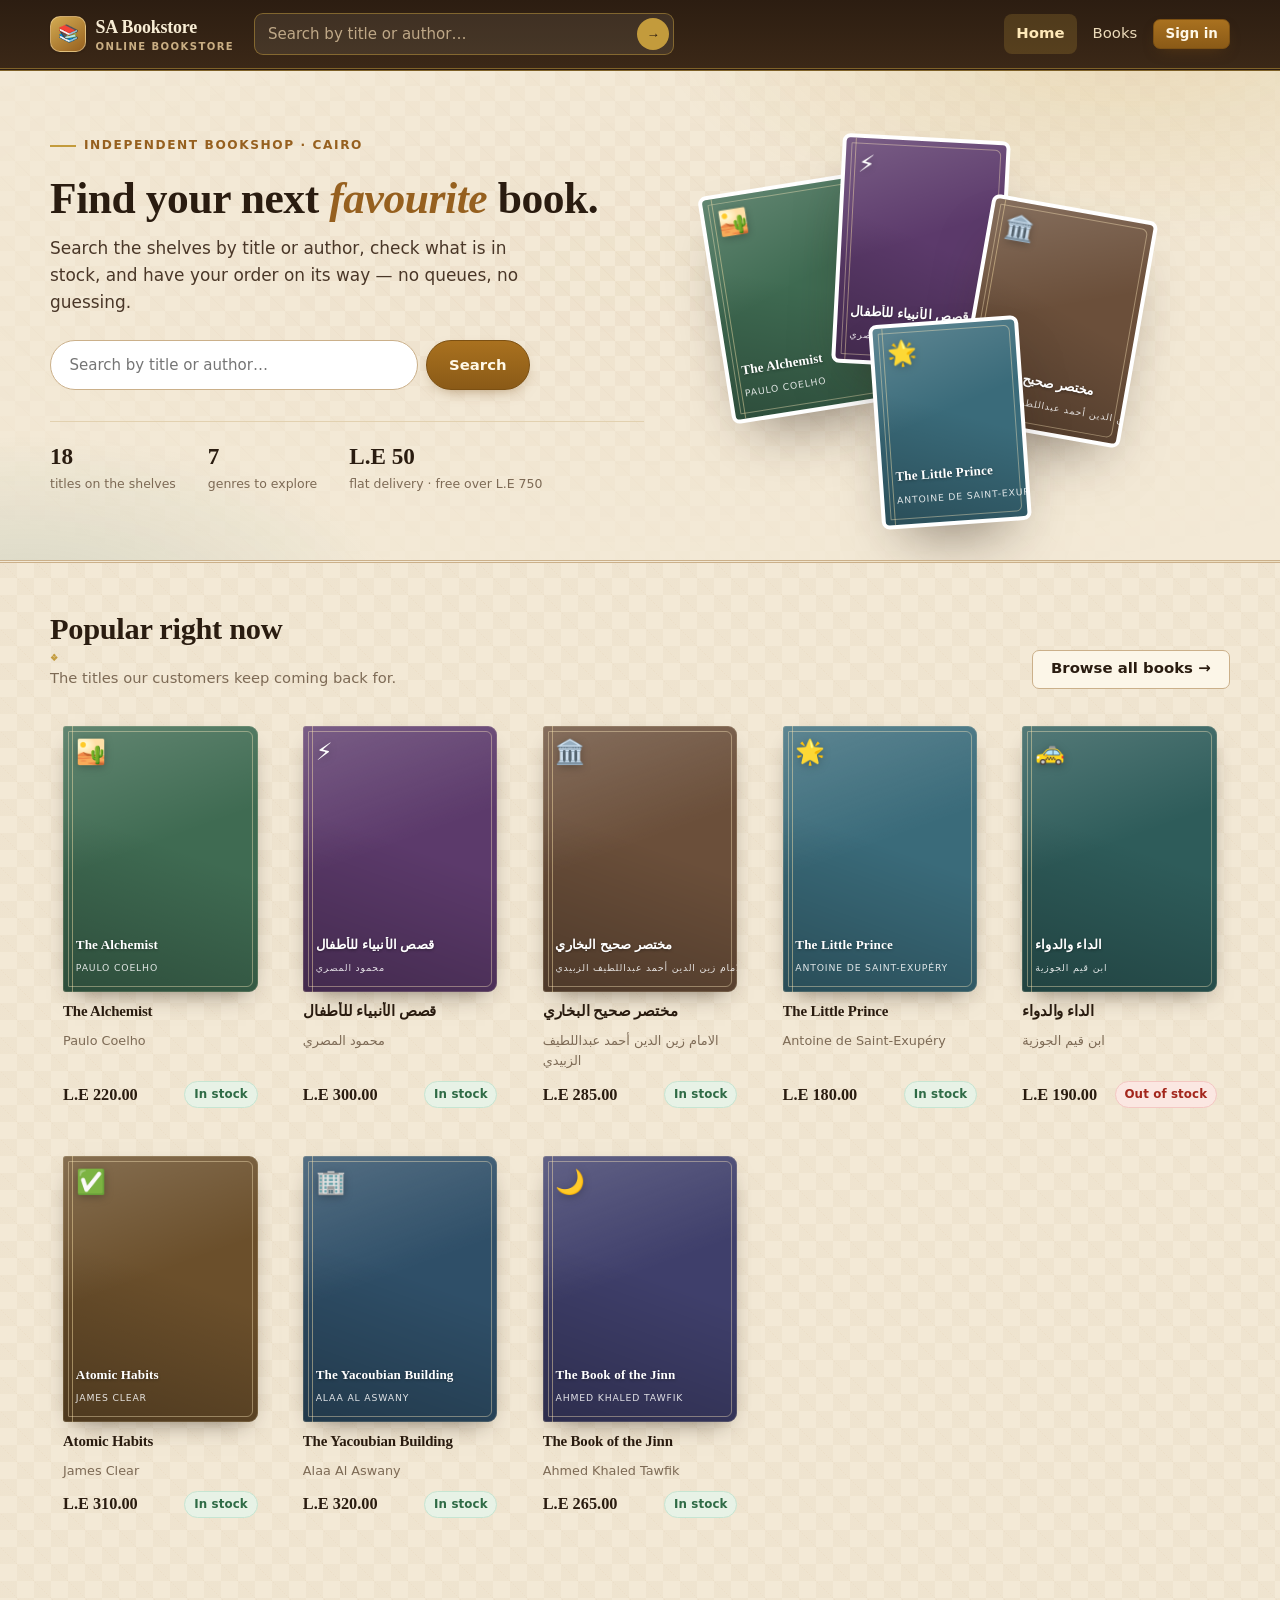
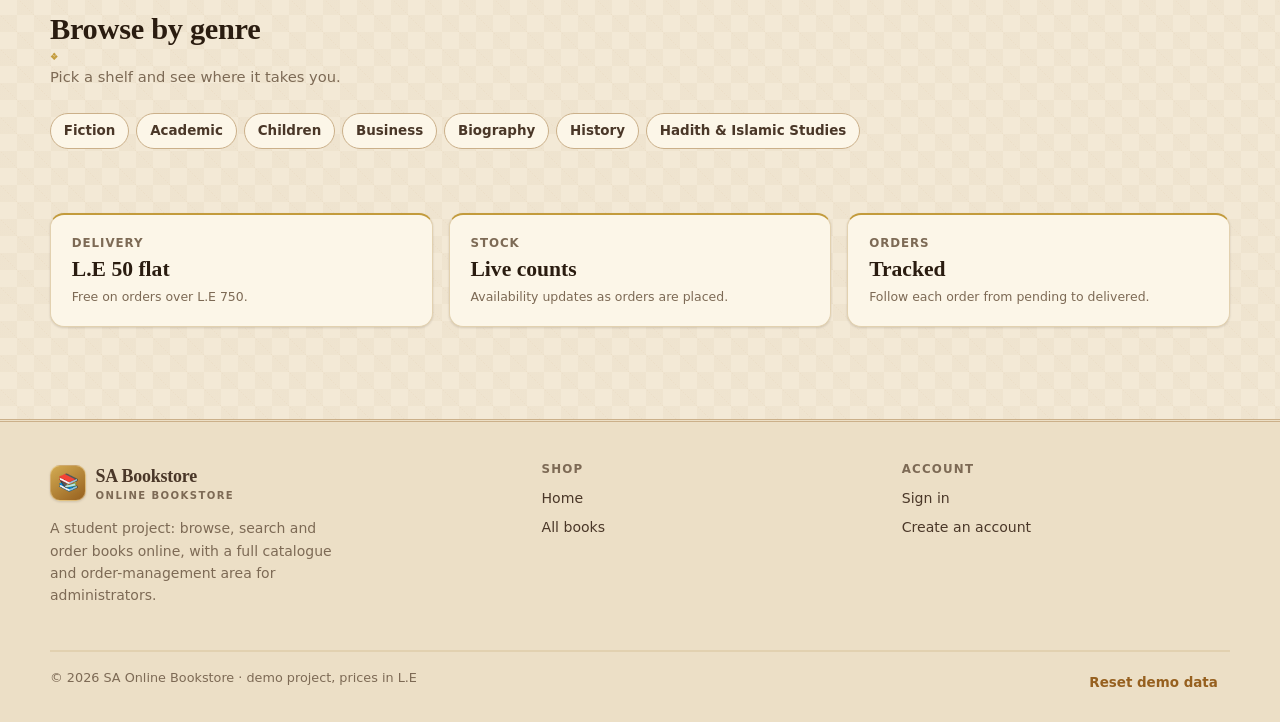
<file: index.html>
<!DOCTYPE html>
<html lang="en">
<head>
  <meta charset="utf-8">
  <meta name="viewport" content="width=device-width, initial-scale=1">
  <title>SA Online Bookstore</title>
  <meta name="description" content="SA Online Bookstore — browse the shelves, order online, pay in Egyptian Pounds.">
  <meta http-equiv="refresh" content="0; url=./Customer's/Index.html">
  <link rel="canonical" href="./Customer's/Index.html">
  <style>
    :root {
      --ink: #2a1c10;
      --paper: #f3e9d6;
      --card: #fcf6e8;
      --line: #e2d1b0;
      --accent: #96601f;
      --accent-2: #744714;
      --serif: "Palatino Linotype", "Book Antiqua", Palatino, "URW Palladio L", Georgia, serif;
      --sans: system-ui, -apple-system, "Segoe UI", Roboto, "Helvetica Neue", Arial, sans-serif;
    }
    * { box-sizing: border-box; }
    body {
      margin: 0;
      min-height: 100vh;
      display: grid;
      place-items: center;
      padding: 24px;
      font-family: var(--sans);
      color: var(--ink);
      background:
        radial-gradient(1200px 600px at 50% -10%, #fff8e6 0%, transparent 60%),
        repeating-linear-gradient(135deg, #f3e9d6 0 14px, #efe3cb 14px 28px);
    }
    .card {
      max-width: 460px;
      width: 100%;
      text-align: center;
      background: var(--card);
      border: 1px solid var(--line);
      border-radius: 16px;
      padding: 40px 32px;
      box-shadow: 0 30px 60px -25px rgba(42, 28, 16, .45);
    }
    .mark { font-size: 40px; line-height: 1; }
    h1 {
      margin: 14px 0 6px;
      font-family: var(--serif);
      font-size: 26px;
      letter-spacing: .01em;
    }
    p { margin: 0 0 22px; color: #7d6a55; font-size: 15px; }
    a.btn {
      display: inline-block;
      padding: 12px 22px;
      border-radius: 10px;
      background: var(--accent);
      color: #fff;
      text-decoration: none;
      font-weight: 600;
      border-bottom: 3px solid var(--accent-2);
    }
    a.btn:hover { background: var(--accent-2); }
    .tiny { margin-top: 18px; font-size: 12px; color: #9a8770; }
  </style>
</head>
<body>
  <main class="card">
    <div class="mark" aria-hidden="true">📚</div>
    <h1>SA Online Bookstore</h1>
    <p>Opening the shop…</p>
    <a class="btn" href="./Customer's/Index.html">Enter the bookstore</a>
    <p class="tiny">Not redirected? Use the button above.</p>
  </main>

  <script>
    // Belt and braces: some browsers ignore meta refresh when it is cached.
    (function () {
      var target = new URL("Customer's/Index.html", document.baseURI).href;
      if (location.href !== target) location.replace(target);
    })();
  </script>
</body>
</html>
</file>
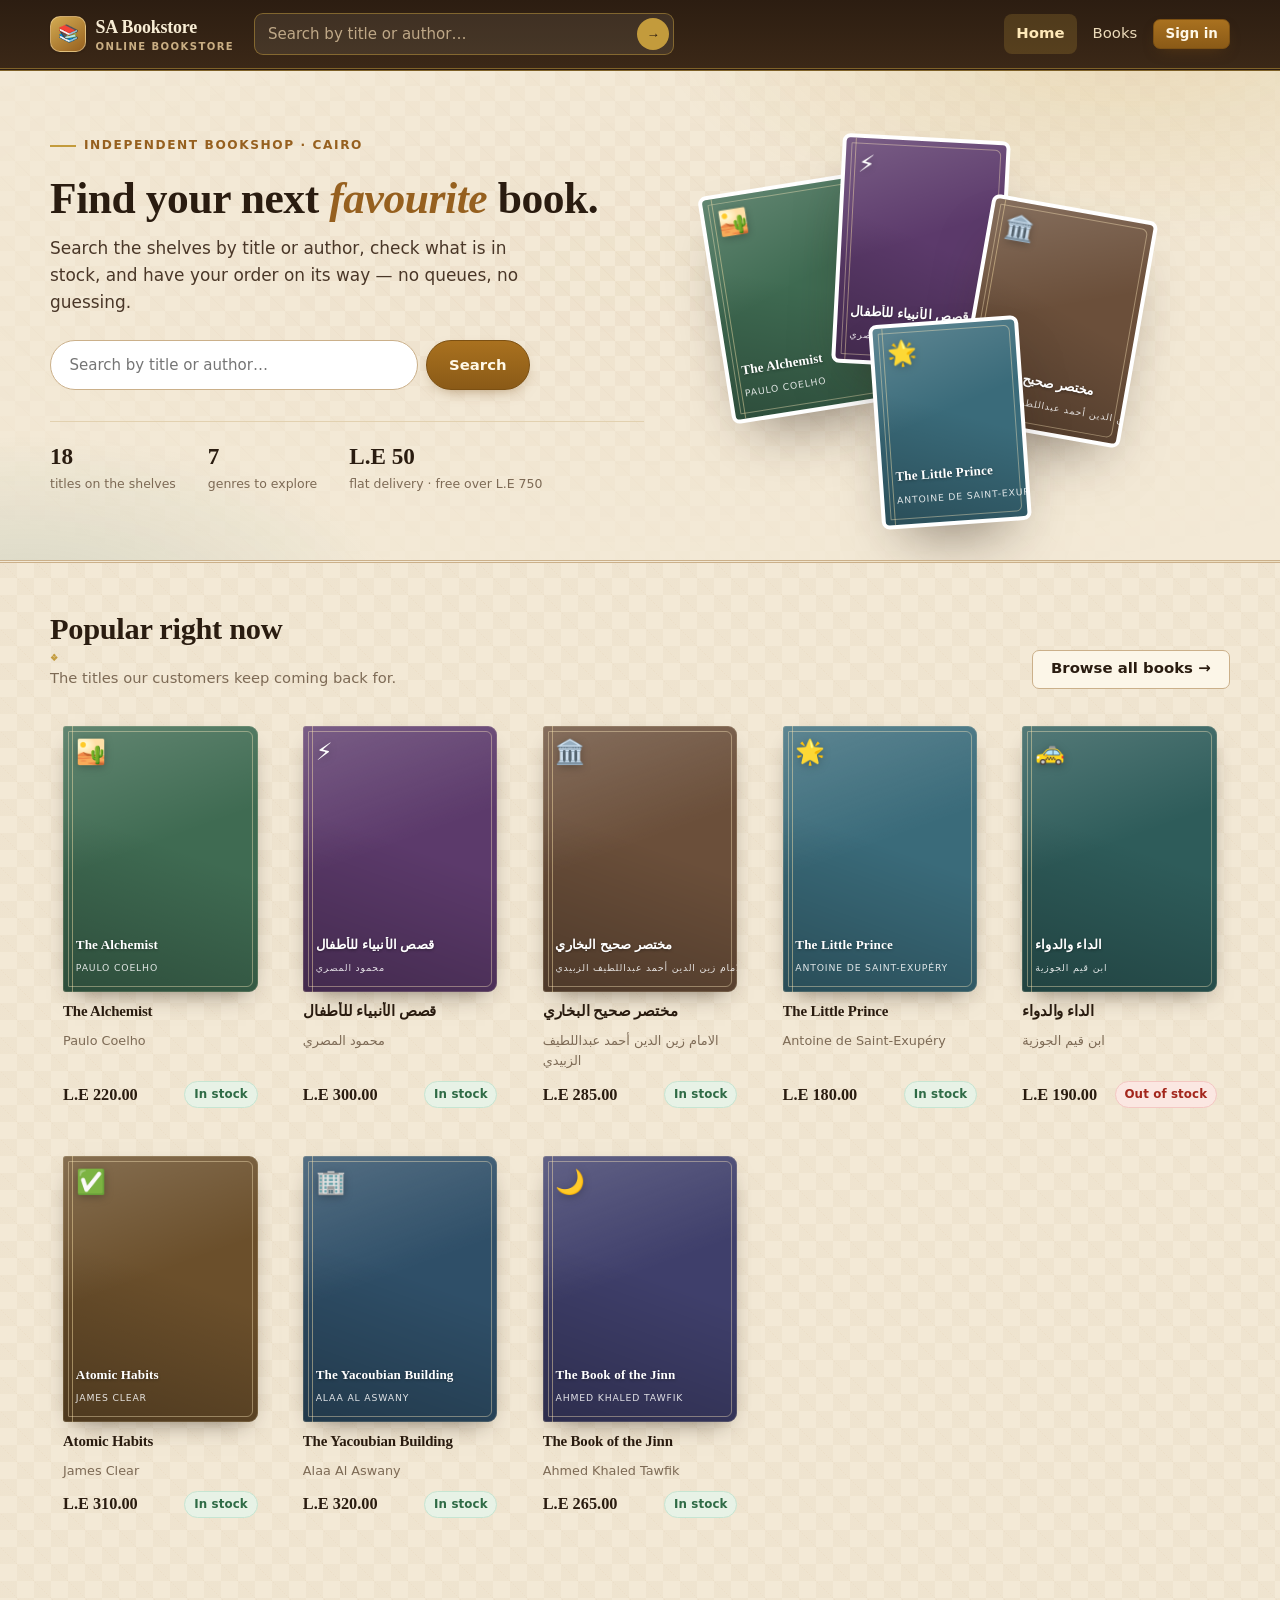
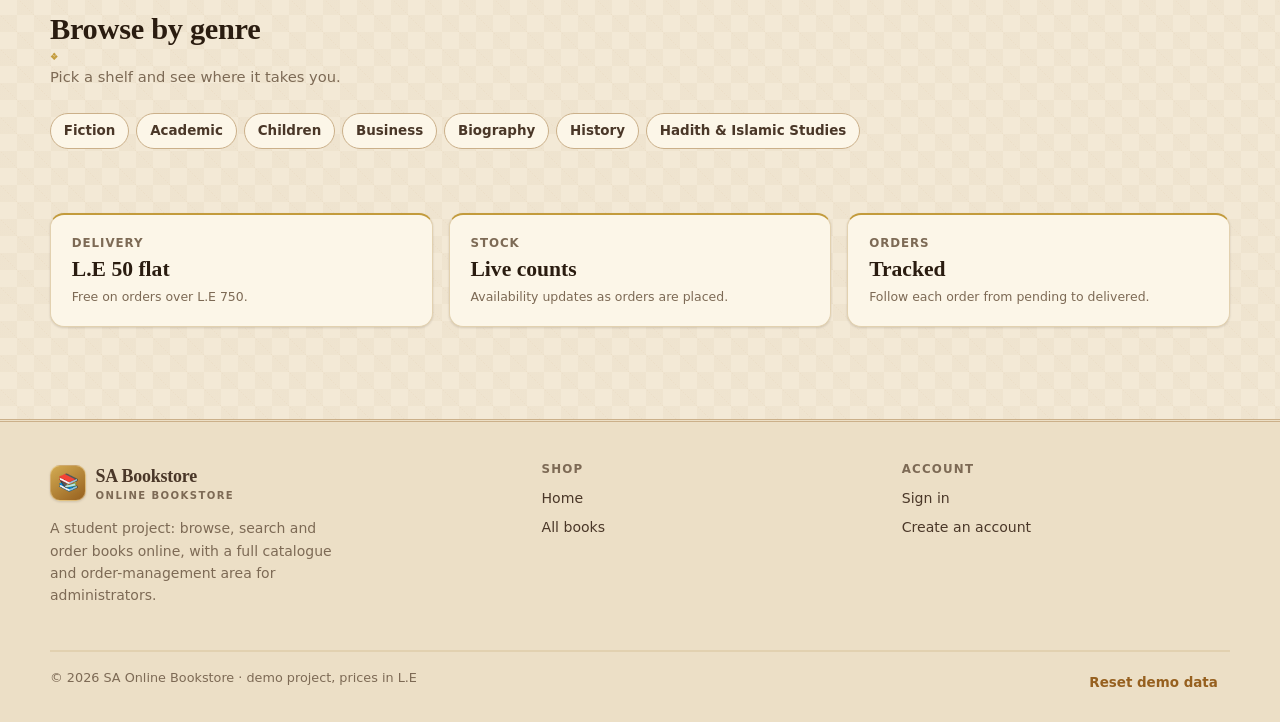
<file: Customer's/Index.html>
<!DOCTYPE html>
<html lang="en">
<head>
  <meta charset="utf-8">
  <meta name="viewport" content="width=device-width, initial-scale=1">
  <title>SA Online Bookstore · Browse and order books</title>
  <link rel="stylesheet" href="../assets/css/style.css">
</head>
<body data-page="home">

  <a class="skip-link" href="#main">Skip to content</a>
  <div id="app-header"></div>

  <main id="main">
    <section class="hero">
      <div class="container hero__grid">
        <div>
          <span class="eyebrow">Independent bookshop · Cairo</span>
          <h1>Find your next <em>favourite</em> book.</h1>
          <p class="hero__lead">
            Search the shelves by title or author, check what is in stock, and have your
            order on its way — no queues, no guessing.
          </p>

          <form class="hero-search" id="hero-search" role="search">
            <label class="hidden" for="hero-q">Search books</label>
            <input type="search" id="hero-q" placeholder="Search by title or author…">
            <button class="btn btn--primary" type="submit">Search</button>
          </form>

          <div class="hero__stats">
            <div><strong id="stat-books">—</strong><span>titles on the shelves</span></div>
            <div><strong id="stat-genres">—</strong><span>genres to explore</span></div>
            <div><strong>L.E 50</strong><span>flat delivery · free over L.E 750</span></div>
          </div>
        </div>

        <div class="hero-art" id="hero-art" aria-hidden="true"></div>
      </div>
    </section>

    <section class="section">
      <div class="container">
        <div class="section-head">
          <div>
            <h2>Popular right now</h2>
            <p>The titles our customers keep coming back for.</p>
          </div>
          <a class="btn" href="Book_Catalog.html">Browse all books →</a>
        </div>
        <div class="book-grid" id="featured-grid"></div>
      </div>
    </section>

    <section class="section section--tight">
      <div class="container">
        <div class="section-head">
          <div>
            <h2>Browse by genre</h2>
            <p>Pick a shelf and see where it takes you.</p>
          </div>
        </div>
        <div class="chips" id="genre-chips"></div>
      </div>
    </section>

    <section class="section section--tight" style="padding-bottom:4rem">
      <div class="container">
        <div class="stat-grid">
          <div class="stat">
            <div class="stat__label">Delivery</div>
            <div class="stat__value" style="font-size:1.35rem">L.E 50 flat</div>
            <div class="stat__hint">Free on orders over L.E 750.</div>
          </div>
          <div class="stat">
            <div class="stat__label">Stock</div>
            <div class="stat__value" style="font-size:1.35rem">Live counts</div>
            <div class="stat__hint">Availability updates as orders are placed.</div>
          </div>
          <div class="stat">
            <div class="stat__label">Orders</div>
            <div class="stat__value" style="font-size:1.35rem">Tracked</div>
            <div class="stat__hint">Follow each order from pending to delivered.</div>
          </div>
        </div>
      </div>
    </section>
  </main>

  <div id="app-footer"></div>

  <div class="toast-wrap" id="toast-wrap"></div>

  <script src="../assets/js/store.js"></script>
  <script src="../assets/js/app.js"></script>
  <script src="../assets/js/pages/home.js"></script>
</body>
</html>
</file>
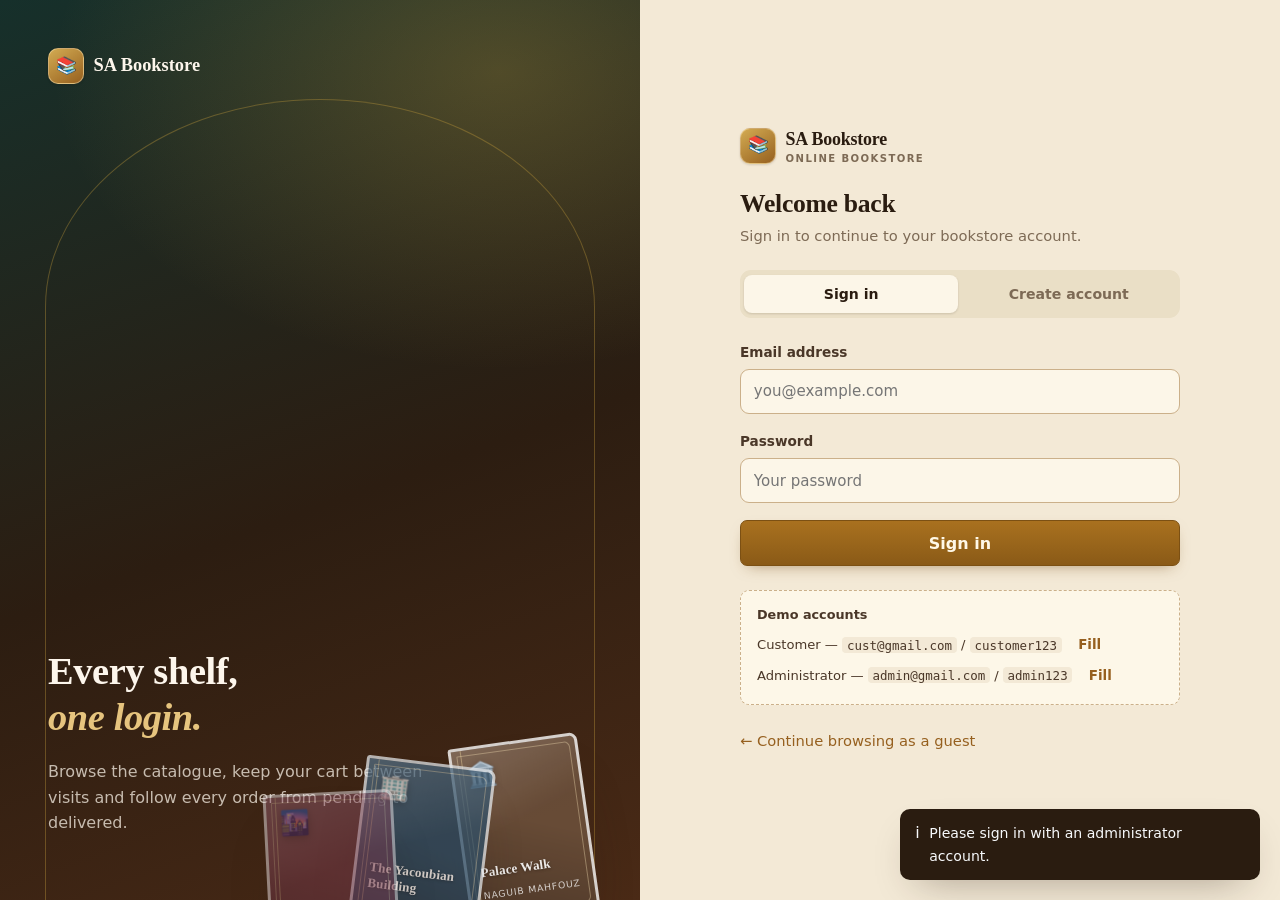
<file: Admin's/Book_Catalog.html>
<!DOCTYPE html>
<html lang="en">
<head>
  <meta charset="utf-8">
  <meta name="viewport" content="width=device-width, initial-scale=1">
  <title>Manage books · SA Online Bookstore</title>
  <link rel="stylesheet" href="../assets/css/style.css">
</head>
<body data-page="admin-books" data-guard="admin">

  <a class="skip-link" href="#main">Skip to content</a>
  <div id="app-header"></div>

  <main id="main" class="page">
    <div class="container">
      <div class="page-head">
        <div>
          <h1>Manage books</h1>
          <p class="muted" id="books-subtitle">Add, edit or remove titles from the catalogue.</p>
        </div>
        <a class="btn btn--primary" href="Book_details.html">+ Add book</a>
      </div>

      <div class="toolbar">
        <div class="search-field">
          <label class="hidden" for="books-search">Search books</label>
          <input type="search" id="books-search" placeholder="Search title, author or ISBN…" autocomplete="off">
        </div>
      </div>

      <div id="books-root"></div>
    </div>
  </main>

  <div id="app-footer"></div>
  <div class="toast-wrap" id="toast-wrap"></div>

  <script src="../assets/js/store.js"></script>
  <script src="../assets/js/app.js"></script>
  <script src="../assets/js/pages/admin-books.js"></script>
</body>
</html>
</file>
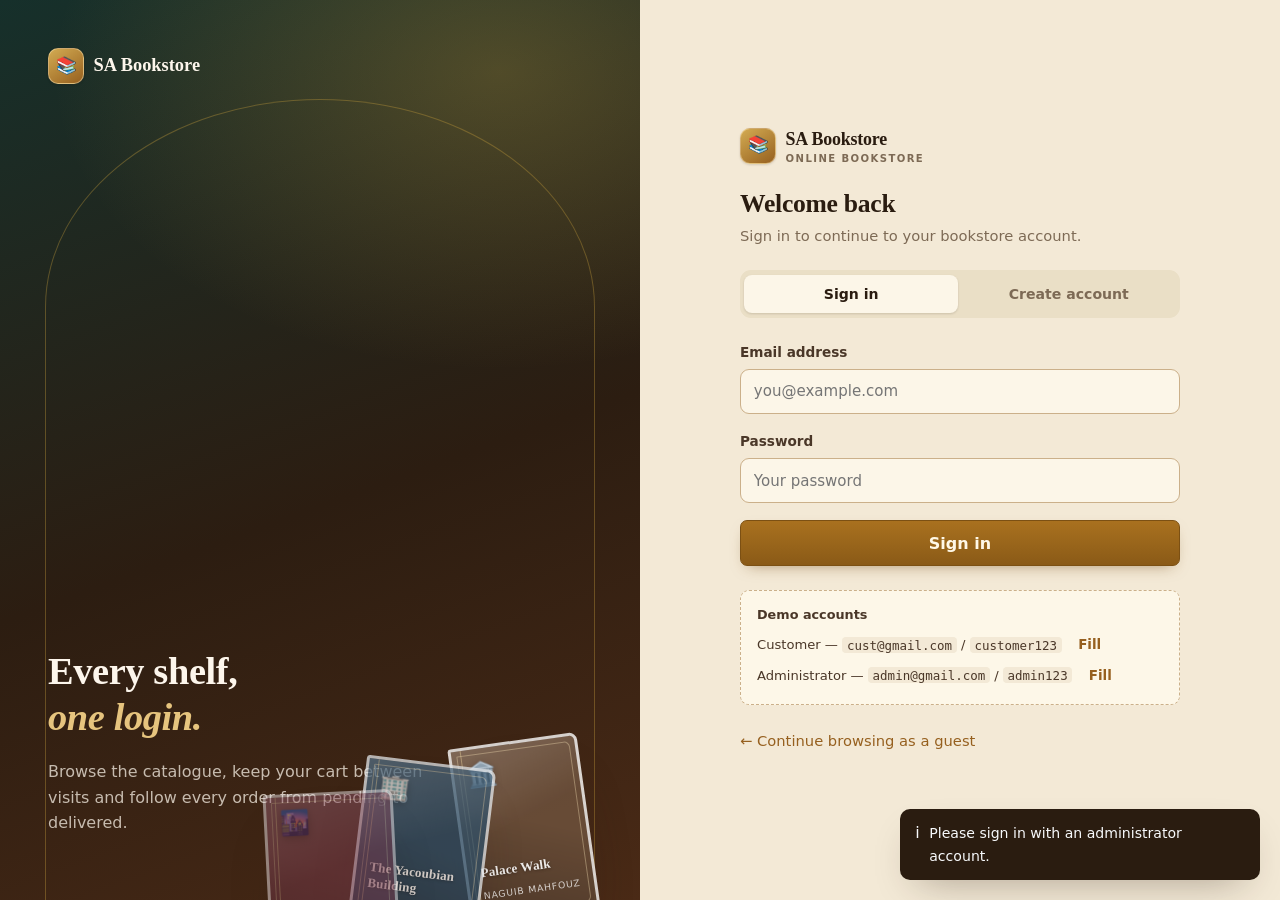
<file: Admin's/Book_details.html>
<!DOCTYPE html>
<html lang="en">
<head>
  <meta charset="utf-8">
  <meta name="viewport" content="width=device-width, initial-scale=1">
  <title>Add or edit a book · SA Online Bookstore</title>
  <link rel="stylesheet" href="../assets/css/style.css">
</head>
<body data-page="admin-book-form" data-guard="admin">

  <a class="skip-link" href="#main">Skip to content</a>
  <div id="app-header"></div>

  <main id="main" class="page">
    <div class="container">
      <div class="page-head">
        <div>
          <h1 id="form-title">Add a book</h1>
          <p class="muted" id="form-subtitle">Fill in the details below; the cover is generated from the colour and emoji.</p>
        </div>
        <a class="btn btn--ghost" href="Book_Catalog.html">← Back to books</a>
      </div>

      <div id="book-form-root"></div>
    </div>
  </main>

  <div id="app-footer"></div>
  <div class="toast-wrap" id="toast-wrap"></div>

  <script src="../assets/js/store.js"></script>
  <script src="../assets/js/app.js"></script>
  <script src="../assets/js/pages/admin-book-form.js"></script>
</body>
</html>
</file>
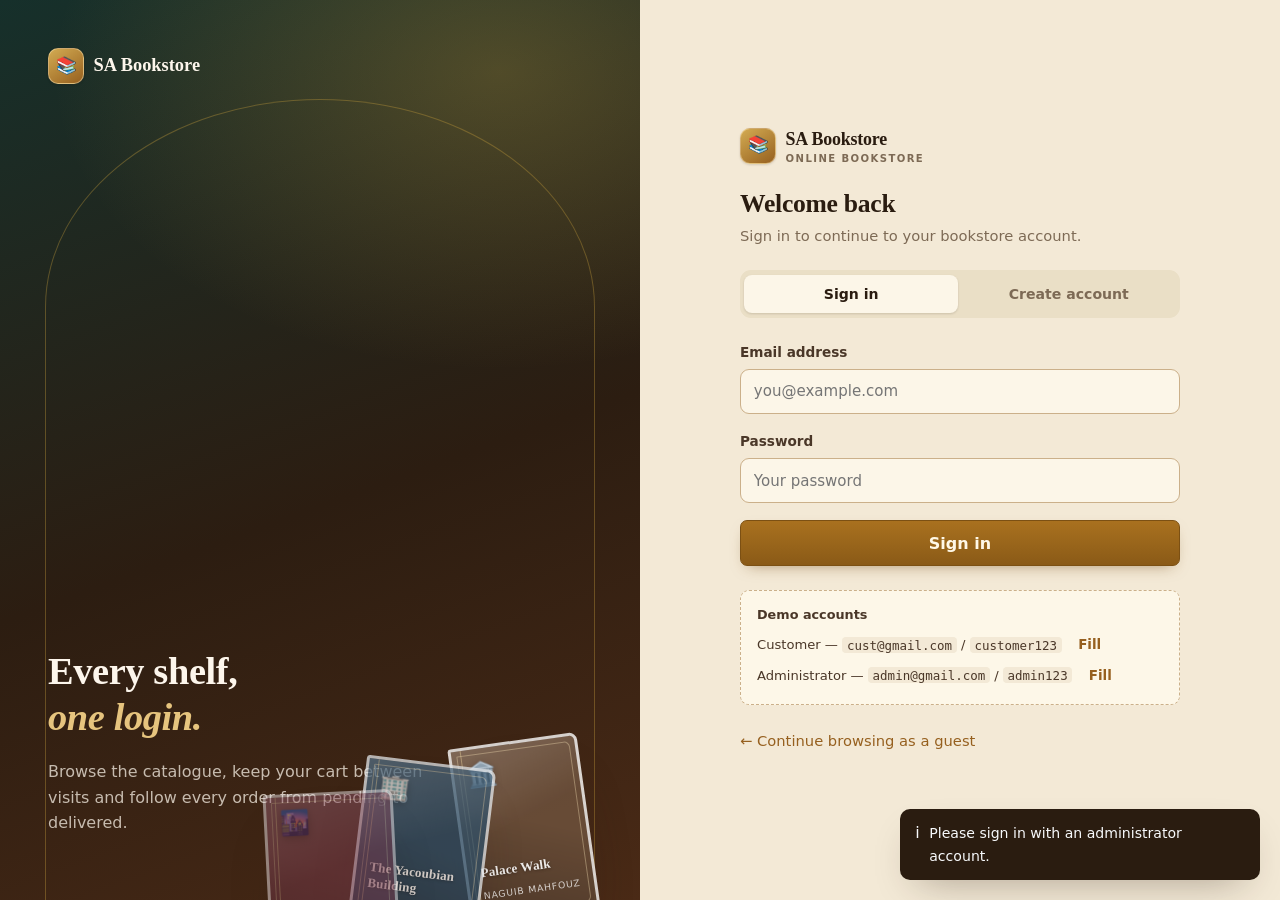
<file: Admin's/Dashboard.html>
<!DOCTYPE html>
<html lang="en">
<head>
  <meta charset="utf-8">
  <meta name="viewport" content="width=device-width, initial-scale=1">
  <title>Admin dashboard · SA Online Bookstore</title>
  <link rel="stylesheet" href="../assets/css/style.css">
</head>
<body data-page="admin-dashboard" data-guard="admin">

  <a class="skip-link" href="#main">Skip to content</a>
  <div id="app-header"></div>

  <main id="main" class="page">
    <div class="container">
      <div class="page-head">
        <div>
          <h1>Admin dashboard</h1>
          <p class="muted" id="dashboard-subtitle">Catalogue, stock and order performance at a glance.</p>
        </div>
        <div class="btn-row">
          <a class="btn" href="Inventory.html">Manage inventory</a>
          <a class="btn btn--primary" href="Book_details.html">+ Add book</a>
        </div>
      </div>

      <div id="dashboard-root"></div>
    </div>
  </main>

  <div id="app-footer"></div>
  <div class="toast-wrap" id="toast-wrap"></div>

  <script src="../assets/js/store.js"></script>
  <script src="../assets/js/app.js"></script>
  <script src="../assets/js/pages/admin-dashboard.js"></script>
</body>
</html>
</file>
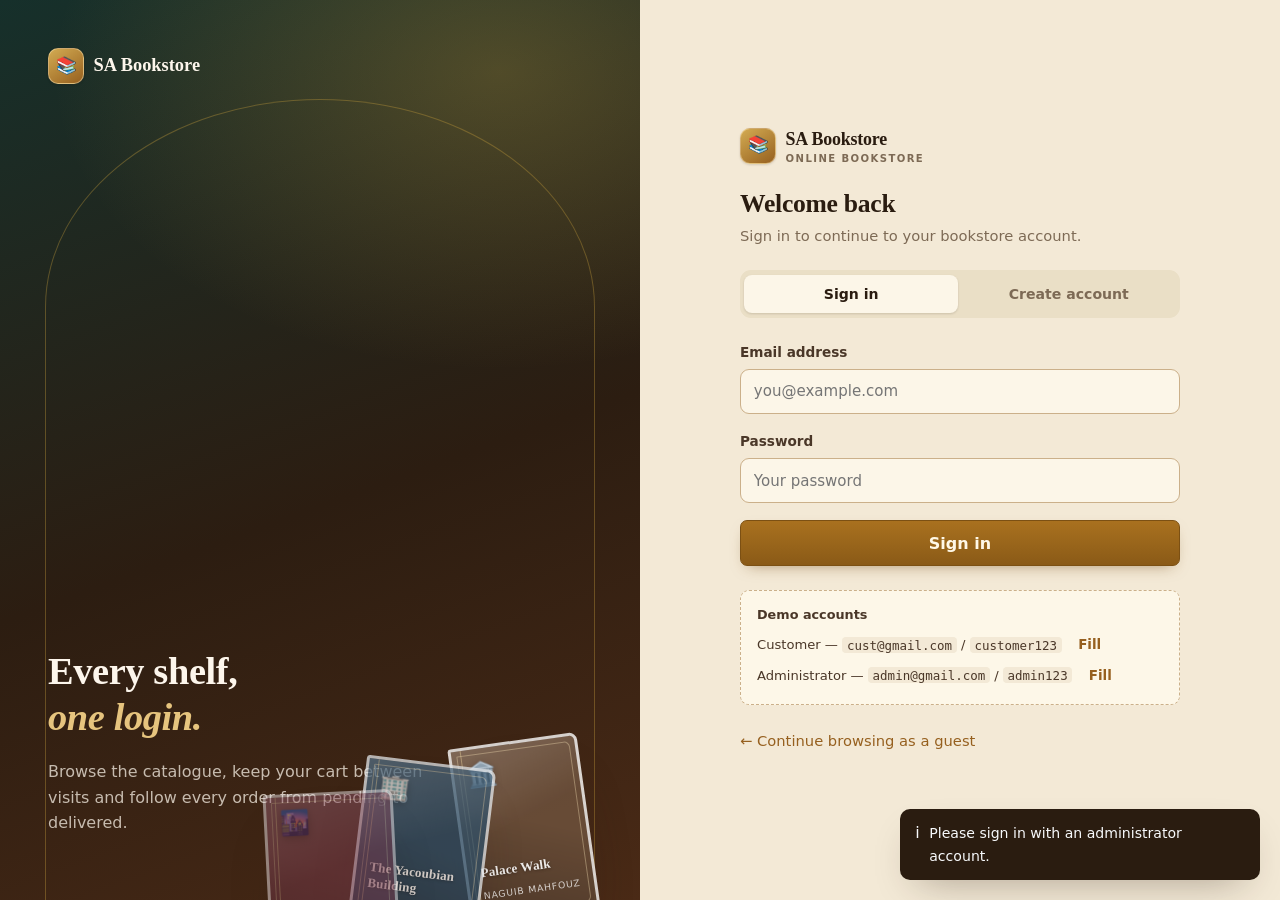
<file: Admin's/Inventory.html>
<!DOCTYPE html>
<html lang="en">
<head>
  <meta charset="utf-8">
  <meta name="viewport" content="width=device-width, initial-scale=1">
  <title>Inventory · SA Online Bookstore</title>
  <link rel="stylesheet" href="../assets/css/style.css">
</head>
<body data-page="admin-inventory" data-guard="admin">

  <a class="skip-link" href="#main">Skip to content</a>
  <div id="app-header"></div>

  <main id="main" class="page">
    <div class="container">
      <div class="page-head">
        <div>
          <h1>Inventory</h1>
          <p class="muted" id="inventory-subtitle">Stock levels, low-stock warnings and restocking.</p>
        </div>
        <div class="btn-row">
          <a class="btn btn--ghost" href="Dashboard.html">← Dashboard</a>
          <a class="btn btn--primary" href="Book_details.html">+ Add book</a>
        </div>
      </div>

      <div class="stat-grid" id="inventory-stats"></div>

      <div class="toolbar">
        <div class="chips" id="stock-filters"></div>
      </div>

      <div id="inventory-root"></div>
    </div>
  </main>

  <div id="app-footer"></div>
  <div class="toast-wrap" id="toast-wrap"></div>

  <!-- Restock modal -->
  <div class="modal" id="restock-modal" role="dialog" aria-modal="true" aria-labelledby="restock-title">
    <div class="modal__box" style="max-width:460px">
      <div class="modal__head">
        <h2 id="restock-title">Restock book</h2>
        <button type="button" class="modal__close" data-close aria-label="Close">✕</button>
      </div>

      <form id="restock-form" novalidate>
        <div class="modal__body">
          <p class="small" id="restock-book-name" style="margin-bottom:1rem"></p>

          <div class="field">
            <label for="restock-amount">Copies to add</label>
            <input type="number" id="restock-amount" min="1" step="1" value="10">
          </div>

          <div class="notice notice--info small">
            <span aria-hidden="true">i</span>
            <span>Current stock: <strong id="restock-current">0</strong> copies</span>
          </div>
        </div>

        <div class="modal__foot">
          <button type="button" class="btn" data-close>Cancel</button>
          <button type="submit" class="btn btn--primary">Add stock</button>
        </div>
      </form>
    </div>
  </div>

  <script src="../assets/js/store.js"></script>
  <script src="../assets/js/app.js"></script>
  <script src="../assets/js/pages/admin-inventory.js"></script>
</body>
</html>
</file>
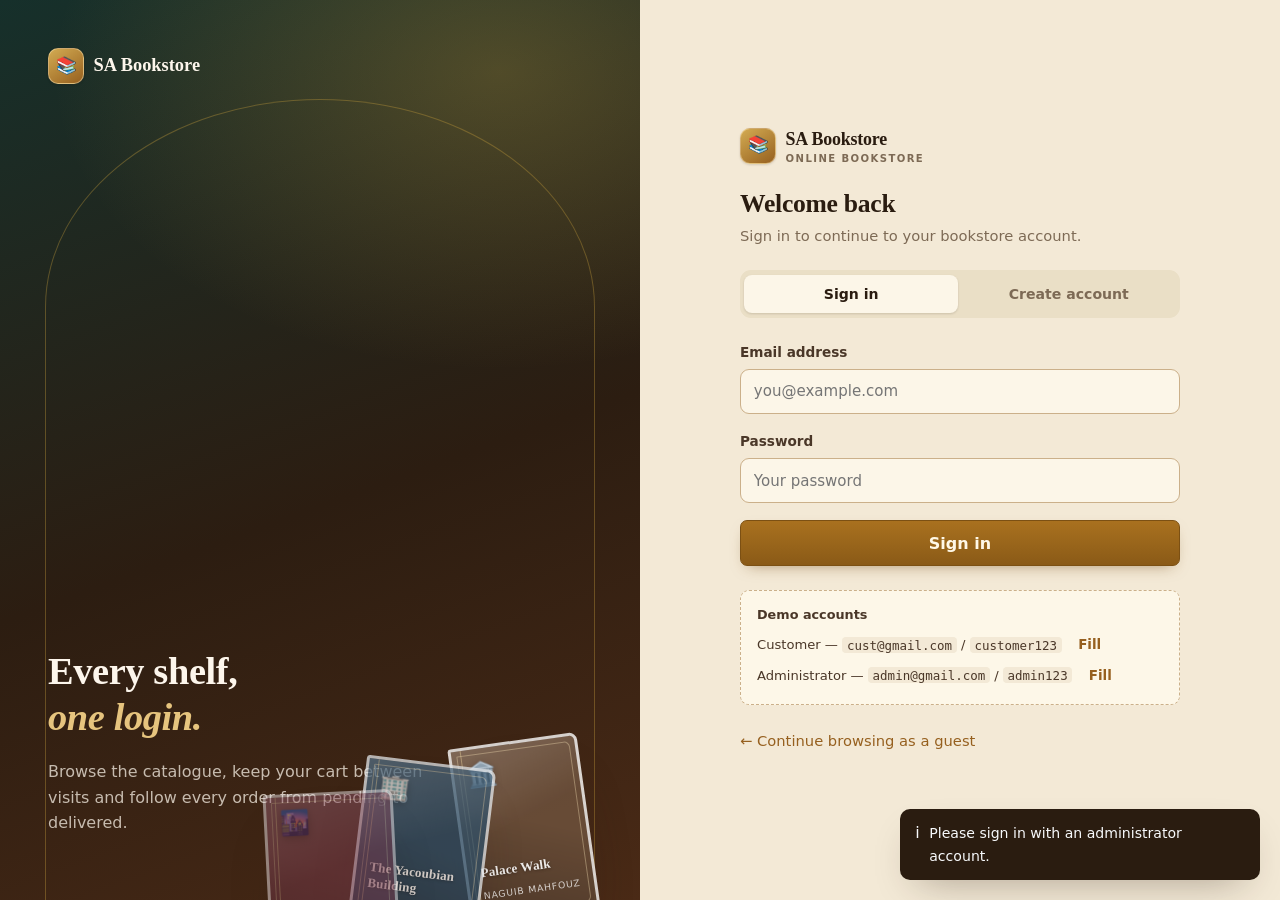
<file: Admin's/Orders.html>
<!DOCTYPE html>
<html lang="en">
<head>
  <meta charset="utf-8">
  <meta name="viewport" content="width=device-width, initial-scale=1">
  <title>Orders · SA Online Bookstore</title>
  <link rel="stylesheet" href="../assets/css/style.css">
</head>
<body data-page="admin-orders" data-guard="admin">

  <a class="skip-link" href="#main">Skip to content</a>
  <div id="app-header"></div>

  <main id="main" class="page">
    <div class="container">
      <div class="page-head">
        <div>
          <h1>Orders</h1>
          <p class="muted" id="orders-subtitle">Review, advance or cancel customer orders.</p>
        </div>
        <a class="btn btn--ghost" href="Dashboard.html">← Dashboard</a>
      </div>

      <div class="toolbar">
        <div class="chips" id="status-chips"></div>
        <div class="search-field" style="flex:1;min-width:220px">
          <label class="hidden" for="orders-search">Search orders</label>
          <input type="search" id="orders-search" placeholder="Search order number, customer or email…" autocomplete="off">
        </div>
      </div>

      <div id="orders-root"></div>
    </div>
  </main>

  <div id="app-footer"></div>
  <div class="toast-wrap" id="toast-wrap"></div>

  <!-- Order detail modal -->
  <div class="modal" id="order-modal" role="dialog" aria-modal="true" aria-labelledby="order-modal-title">
    <div class="modal__box">
      <div class="modal__head">
        <h2 id="order-modal-title">Order</h2>
        <button type="button" class="modal__close" data-close aria-label="Close">✕</button>
      </div>
      <div class="modal__body" id="order-modal-body"></div>
      <div class="modal__foot" id="order-modal-foot"></div>
    </div>
  </div>

  <script src="../assets/js/store.js"></script>
  <script src="../assets/js/app.js"></script>
  <script src="../assets/js/pages/admin-orders.js"></script>
</body>
</html>
</file>
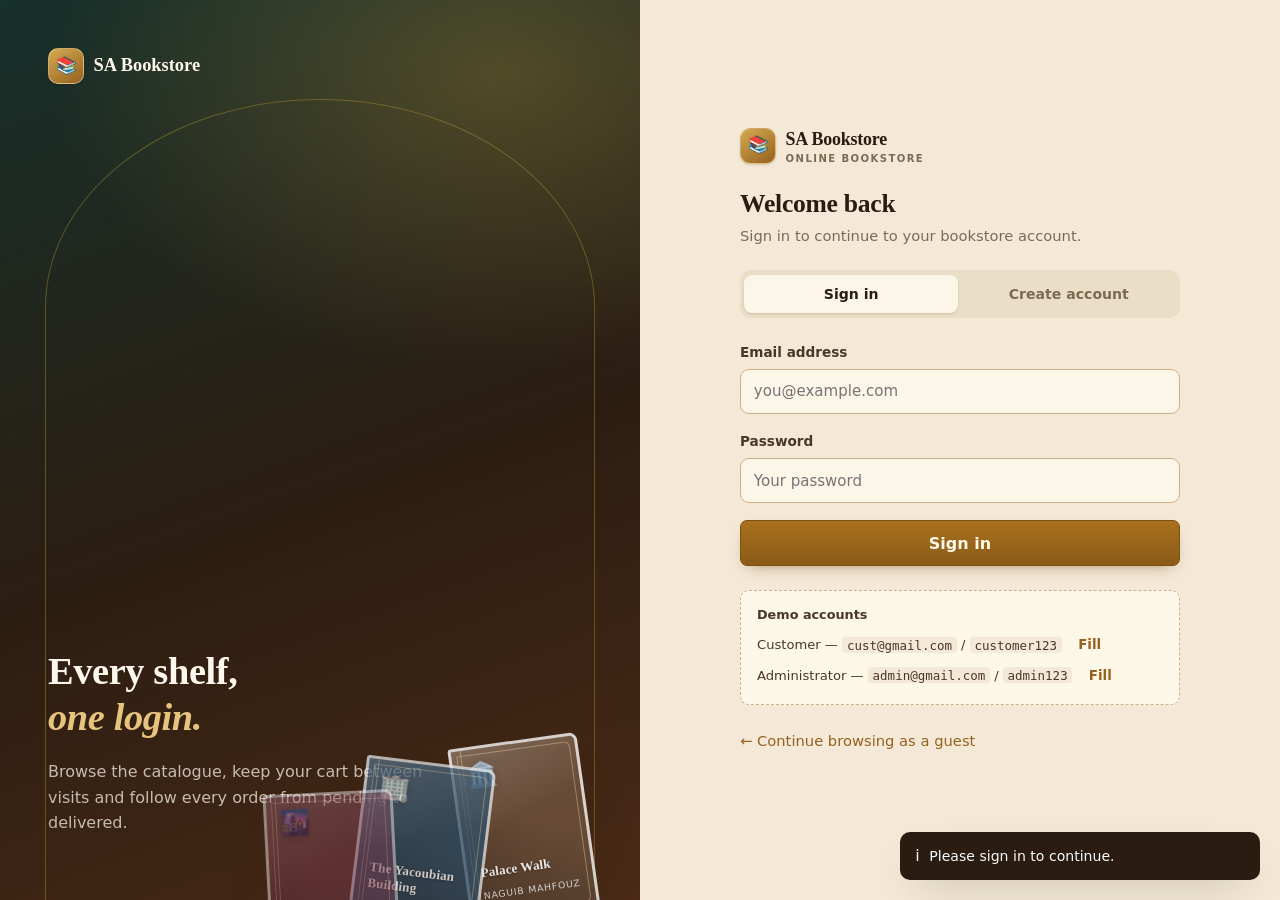
<file: Customer's/Account.html>
<!DOCTYPE html>
<html lang="en">
<head>
  <meta charset="utf-8">
  <meta name="viewport" content="width=device-width, initial-scale=1">
  <title>Account settings · SA Online Bookstore</title>
  <link rel="stylesheet" href="../assets/css/style.css">
</head>
<body data-page="account" data-guard="customer">

  <a class="skip-link" href="#main">Skip to content</a>
  <div id="app-header"></div>

  <main id="main" class="page">
    <div class="container">
      <div class="page-head">
        <div>
          <h1>Account settings</h1>
          <p class="muted" id="account-subtitle">Manage your details and password.</p>
        </div>
        <a class="btn btn--ghost" href="Book_Catalog.html">← Continue shopping</a>
      </div>

      <div class="account-grid">
        <nav class="account-nav" aria-label="Account sections">
          <a class="is-active" href="#profile">Profile &amp; address</a>
          <a href="#password">Change password</a>
          <a href="My_Orders.html">My orders</a>
          <button type="button" class="btn btn--ghost btn--sm" id="account-logout" style="text-align:left">Sign out</button>
        </nav>

        <div id="account-root"></div>
      </div>
    </div>
  </main>

  <div id="app-footer"></div>
  <div class="toast-wrap" id="toast-wrap"></div>

  <script src="../assets/js/store.js"></script>
  <script src="../assets/js/app.js"></script>
  <script src="../assets/js/pages/account.js"></script>
</body>
</html>
</file>
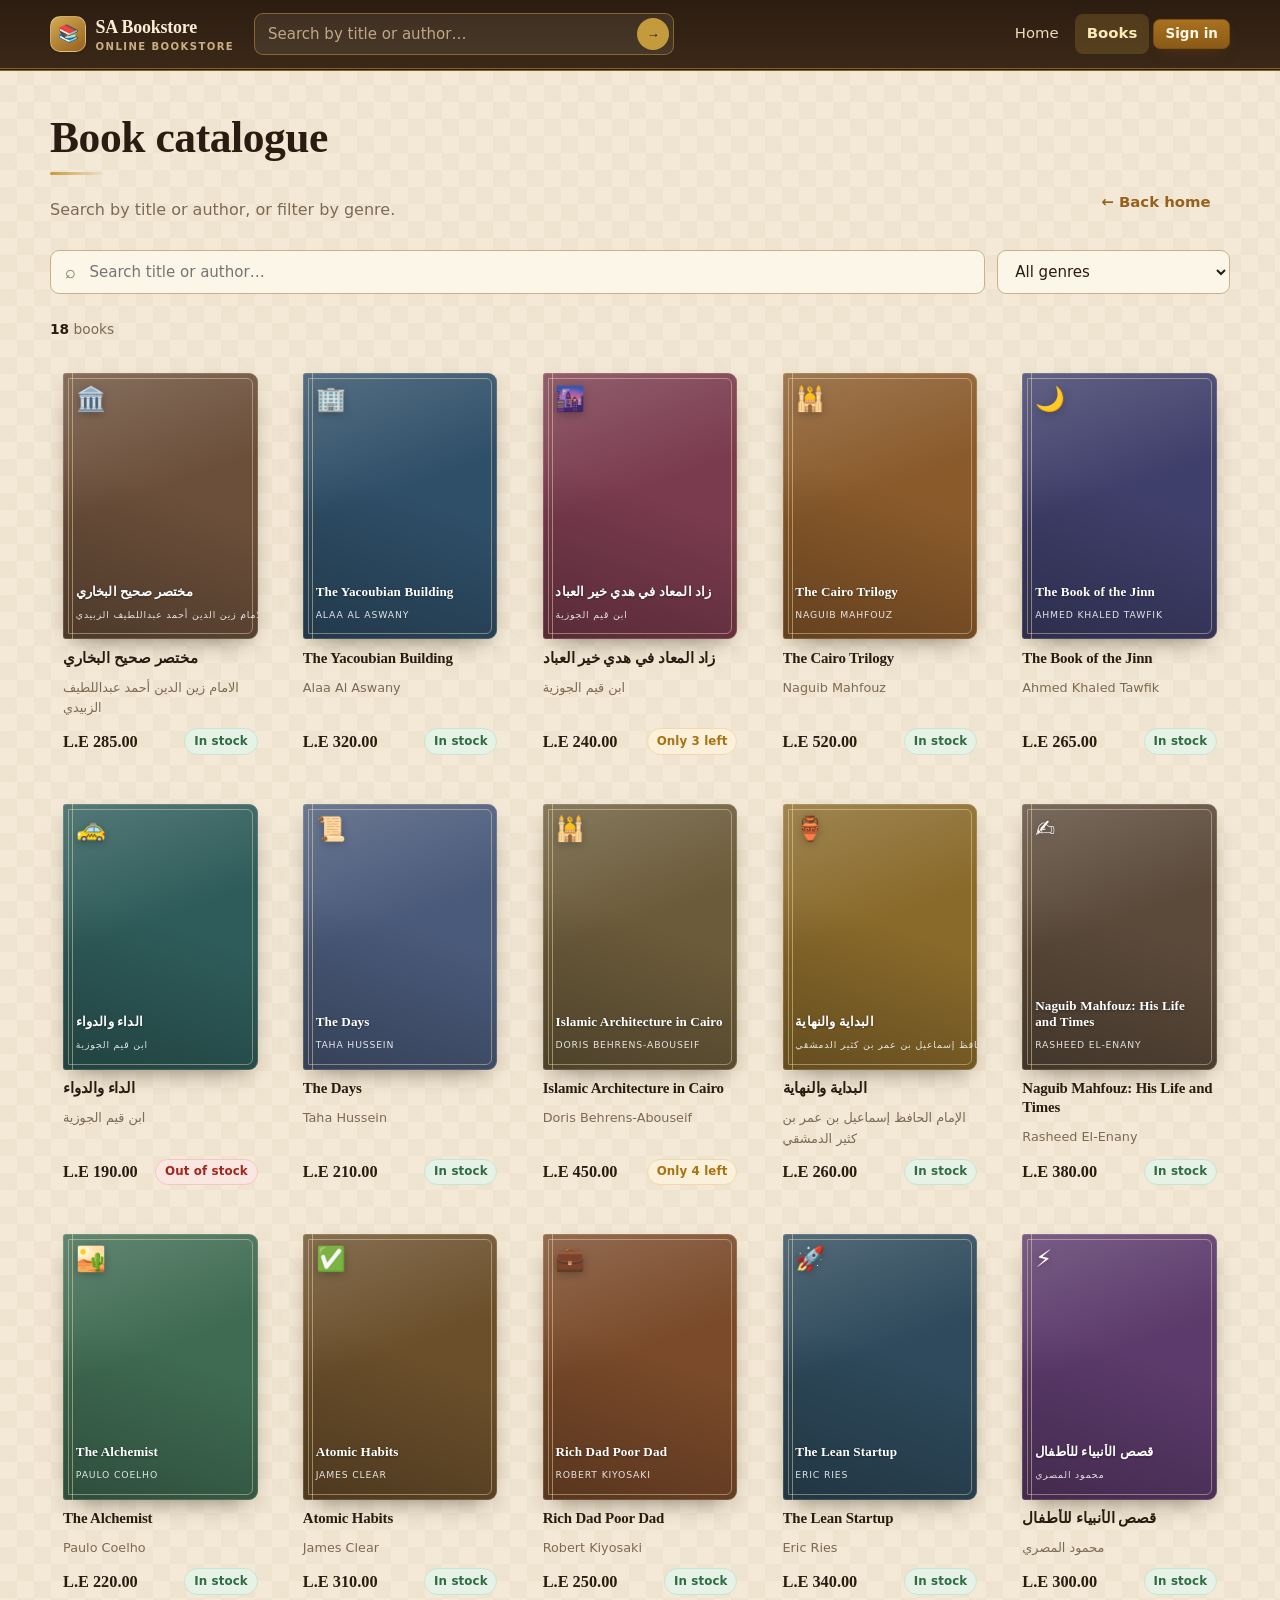
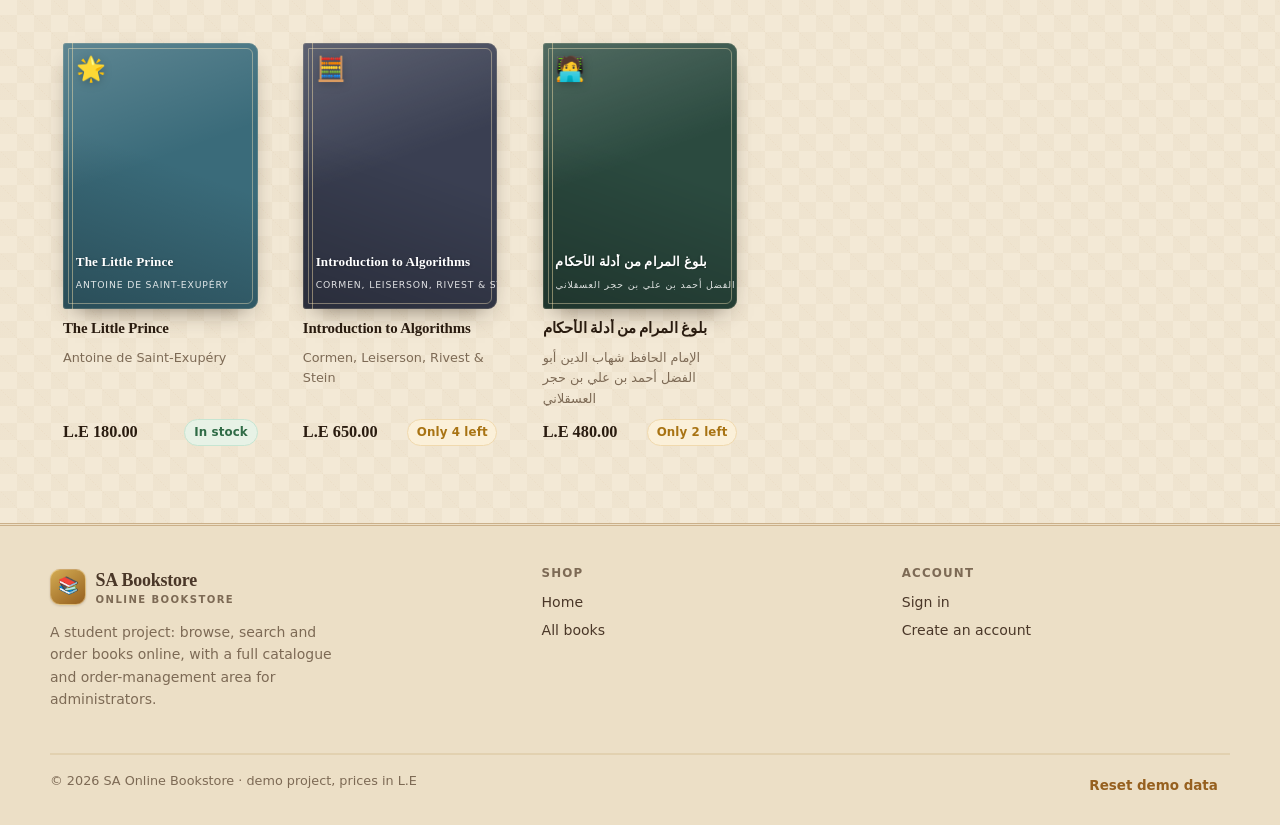
<file: Customer's/Book_Catalog.html>
<!DOCTYPE html>
<html lang="en">
<head>
  <meta charset="utf-8">
  <meta name="viewport" content="width=device-width, initial-scale=1">
  <title>Book catalogue · SA Online Bookstore</title>
  <link rel="stylesheet" href="../assets/css/style.css">
</head>
<body data-page="catalog">

  <a class="skip-link" href="#main">Skip to content</a>
  <div id="app-header"></div>

  <main id="main" class="page">
    <div class="container">
      <div class="page-head">
        <div>
          <h1>Book catalogue</h1>
          <p class="muted">Search by title or author, or filter by genre.</p>
        </div>
        <a class="btn btn--ghost" href="Index.html">← Back home</a>
      </div>

      <div class="toolbar">
        <div class="search-field">
          <label class="hidden" for="catalog-q">Search books</label>
          <input type="search" id="catalog-q" placeholder="Search title or author…" autocomplete="off">
        </div>
        <label class="hidden" for="catalog-genre">Filter by genre</label>
        <select id="catalog-genre">
          <option value="">All genres</option>
        </select>
      </div>

      <p class="result-line" id="result-line"></p>
      <div class="book-grid" id="catalog-grid"></div>
      <div id="catalog-empty"></div>
    </div>
  </main>

  <div id="app-footer"></div>
  <div class="toast-wrap" id="toast-wrap"></div>

  <script src="../assets/js/store.js"></script>
  <script src="../assets/js/app.js"></script>
  <script src="../assets/js/pages/catalog.js"></script>
</body>
</html>
</file>
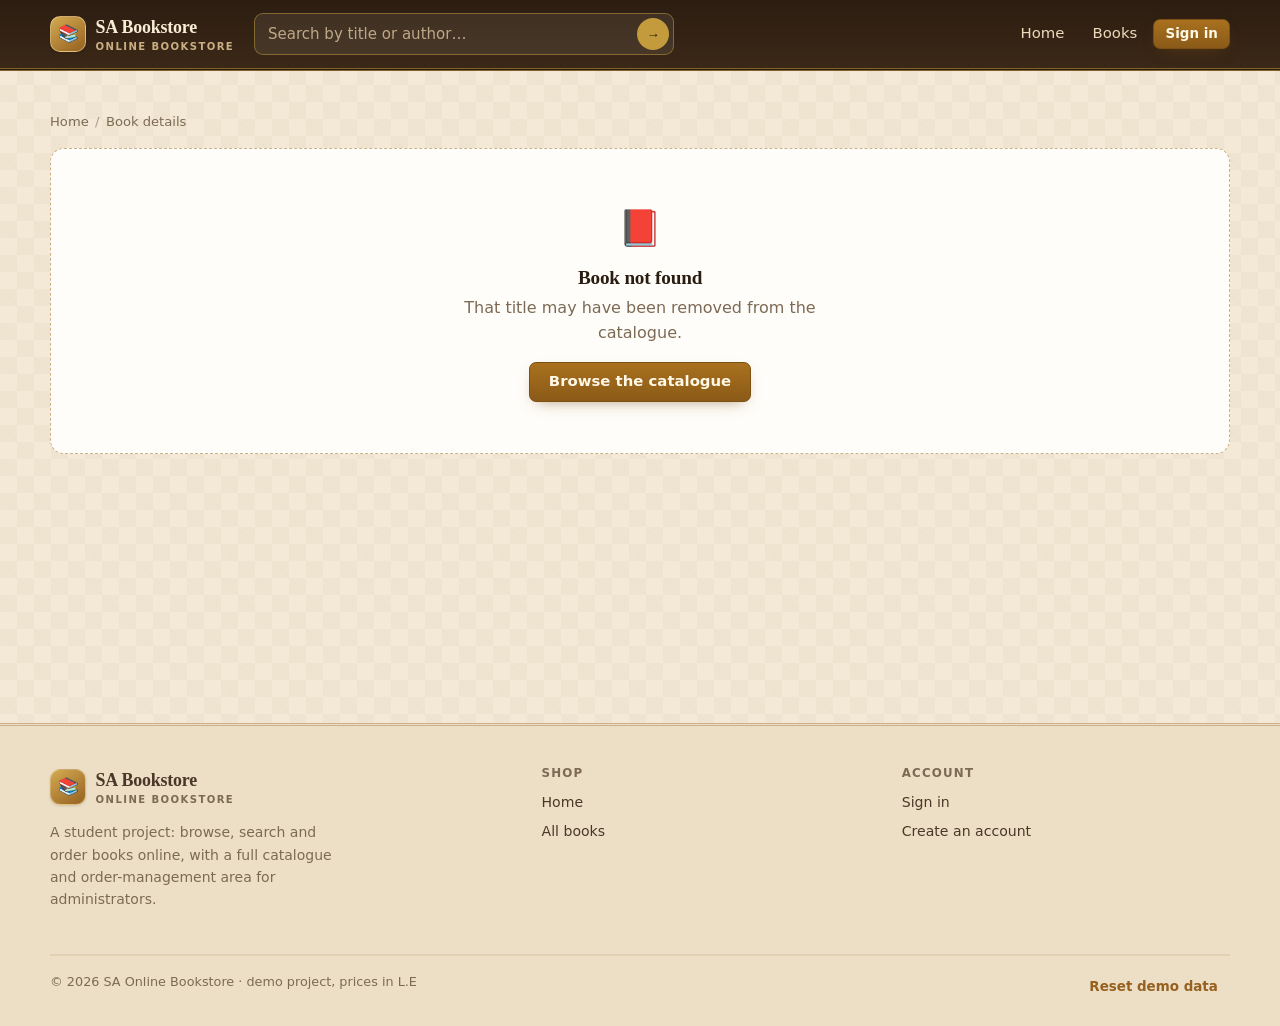
<file: Customer's/Book_details.html>
<!DOCTYPE html>
<html lang="en">
<head>
  <meta charset="utf-8">
  <meta name="viewport" content="width=device-width, initial-scale=1">
  <title>Book details · SA Online Bookstore</title>
  <link rel="stylesheet" href="../assets/css/style.css">
</head>
<body data-page="details">

  <a class="skip-link" href="#main">Skip to content</a>
  <div id="app-header"></div>

  <main id="main" class="page">
    <div class="container">
      <div id="detail-root"></div>

      <section class="section section--tight" id="related-section" hidden>
        <div class="section-head">
          <div>
            <h2>More from this genre</h2>
            <p>Readers who picked this book also browse these shelves.</p>
          </div>
          <a class="btn btn--ghost" href="Book_Catalog.html">See all books →</a>
        </div>
        <div class="book-grid" id="related-grid"></div>
      </section>
    </div>
  </main>

  <div id="app-footer"></div>
  <div class="toast-wrap" id="toast-wrap"></div>

  <script src="../assets/js/store.js"></script>
  <script src="../assets/js/app.js"></script>
  <script src="../assets/js/pages/details.js"></script>
</body>
</html>
</file>
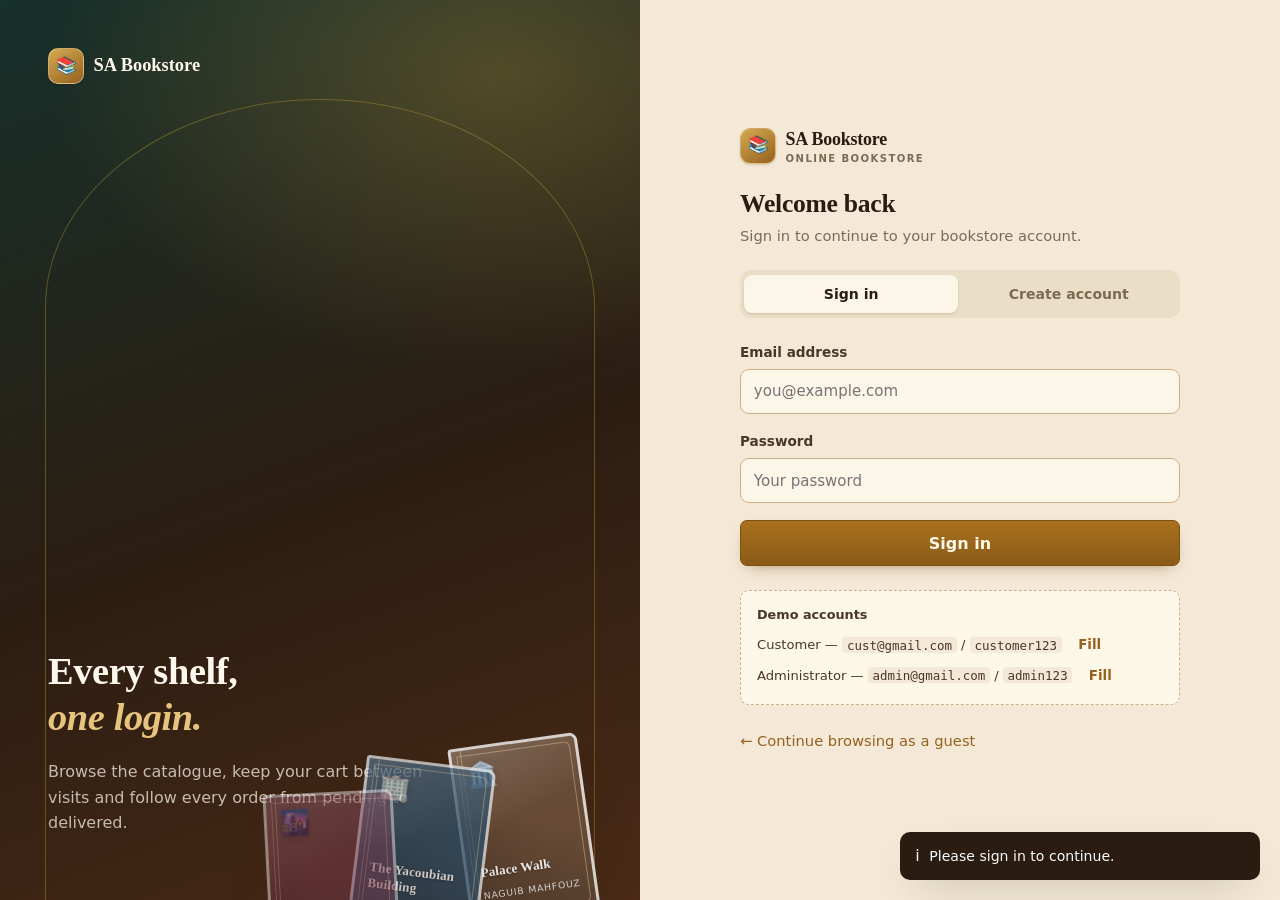
<file: Customer's/Cart.html>
<!DOCTYPE html>
<html lang="en">
<head>
  <meta charset="utf-8">
  <meta name="viewport" content="width=device-width, initial-scale=1">
  <title>Your cart · SA Online Bookstore</title>
  <link rel="stylesheet" href="../assets/css/style.css">
</head>
<body data-page="cart" data-guard="customer">

  <a class="skip-link" href="#main">Skip to content</a>
  <div id="app-header"></div>

  <main id="main" class="page">
    <div class="container">
      <div class="page-head">
        <div>
          <h1>Your cart</h1>
          <p class="muted" id="cart-subtitle">Loading your cart…</p>
        </div>
        <a class="btn btn--ghost" href="Book_Catalog.html">← Continue shopping</a>
      </div>

      <div id="cart-root"></div>
    </div>
  </main>

  <div id="app-footer"></div>
  <div class="toast-wrap" id="toast-wrap"></div>

  <script src="../assets/js/store.js"></script>
  <script src="../assets/js/app.js"></script>
  <script src="../assets/js/pages/cart.js"></script>
</body>
</html>
</file>
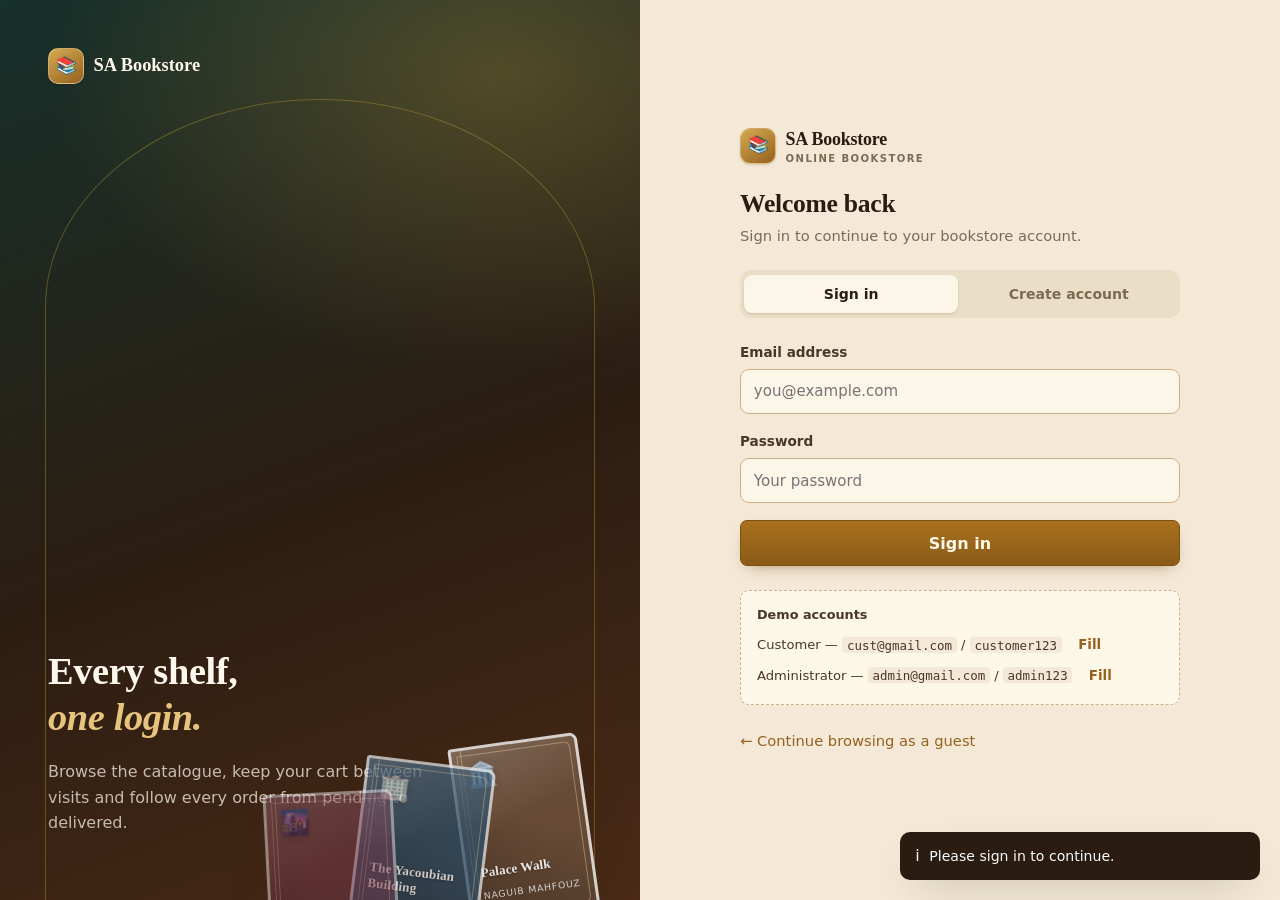
<file: Customer's/Checkout.html>
<!DOCTYPE html>
<html lang="en">
<head>
  <meta charset="utf-8">
  <meta name="viewport" content="width=device-width, initial-scale=1">
  <title>Checkout · SA Online Bookstore</title>
  <link rel="stylesheet" href="../assets/css/style.css">
</head>
<body data-page="checkout" data-guard="customer">

  <a class="skip-link" href="#main">Skip to content</a>
  <div id="app-header"></div>

  <main id="main" class="page">
    <div class="container">
      <div class="page-head" id="checkout-head">
        <div>
          <h1>Checkout</h1>
          <p class="muted">Confirm your delivery details and choose how you want to pay.</p>
        </div>
        <a class="btn btn--ghost" href="Cart.html">← Back to cart</a>
      </div>

      <div id="checkout-root"></div>
    </div>
  </main>

  <div id="app-footer"></div>
  <div class="toast-wrap" id="toast-wrap"></div>

  <script src="../assets/js/store.js"></script>
  <script src="../assets/js/app.js"></script>
  <script src="../assets/js/pages/checkout.js"></script>
</body>
</html>
</file>
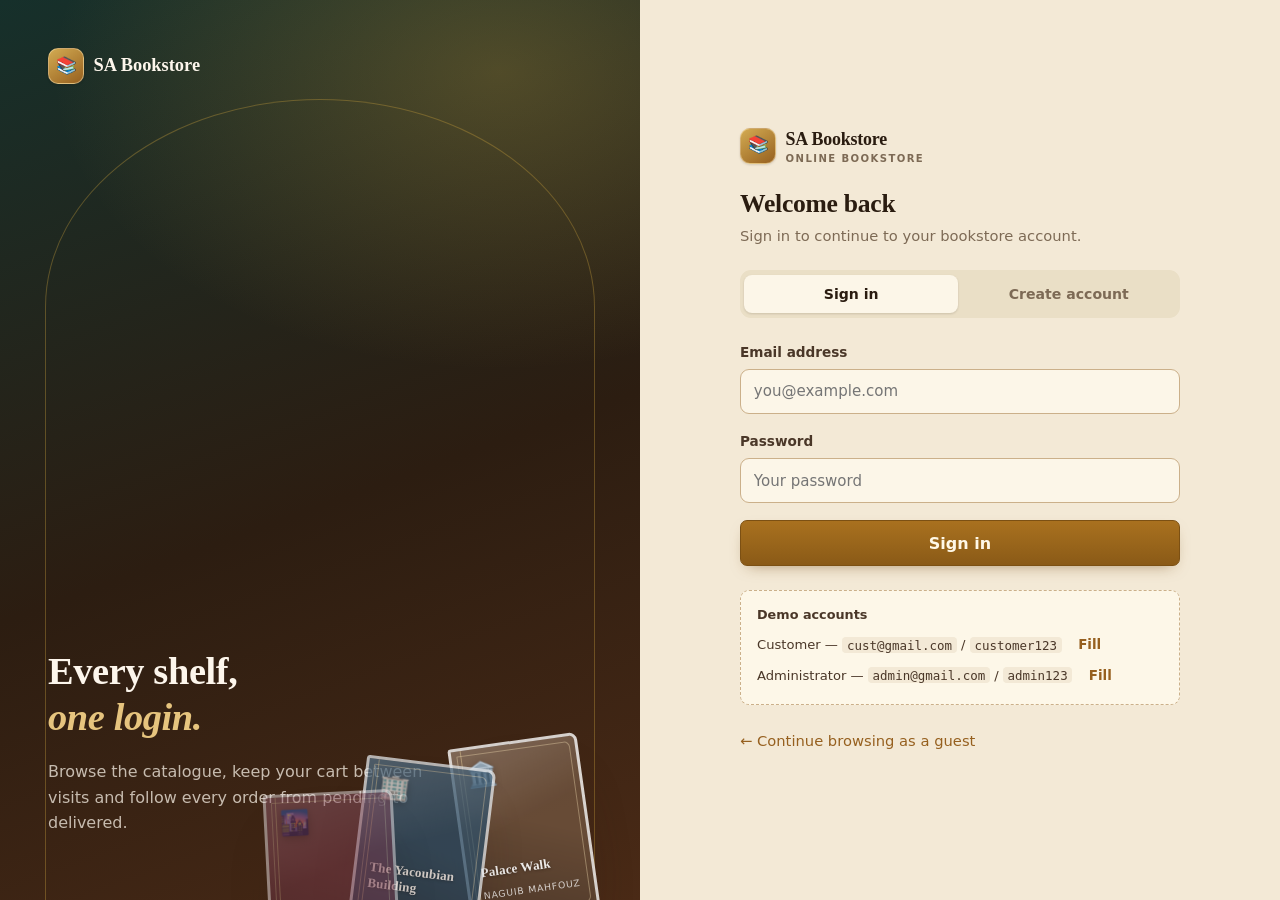
<file: Customer's/Login.html>
<!DOCTYPE html>
<html lang="en">
<head>
  <meta charset="utf-8">
  <meta name="viewport" content="width=device-width, initial-scale=1">
  <title>Sign in · SA Online Bookstore</title>
  <link rel="stylesheet" href="../assets/css/style.css">
</head>
<body data-page="login" data-shell="none">

  <div class="auth-wrap">
    <aside class="auth-art" aria-hidden="true">
      <div class="auth-art__brand">
        <span class="brand__mark">📚</span>
        <span>SA Bookstore</span>
      </div>

      <div>
        <h1>Every shelf,<br><em>one login.</em></h1>
        <p>Browse the catalogue, keep your cart between visits and follow every order from
           pending to delivered.</p>
      </div>

      <div class="cover cover--1" style="--cover:#6b4f3a">
        <span class="cover__emoji">🏛️</span>
        <span class="cover__foot">
          <span class="cover__title">Palace Walk</span>
          <span class="cover__author">Naguib Mahfouz</span>
        </span>
      </div>
      <div class="cover cover--2" style="--cover:#2f4f68">
        <span class="cover__emoji">🏢</span>
        <span class="cover__foot">
          <span class="cover__title">The Yacoubian Building</span>
          <span class="cover__author">Alaa Al Aswany</span>
        </span>
      </div>
      <div class="cover cover--3" style="--cover:#7a3b4e">
        <span class="cover__emoji">🌆</span>
        <span class="cover__foot">
          <span class="cover__title">Utopia</span>
          <span class="cover__author">Ahmed Khaled Tawfik</span>
        </span>
      </div>
    </aside>

    <section class="auth-panel">
      <div class="auth-card">
        <a class="brand" href="Index.html">
          <span class="brand__mark" aria-hidden="true">📚</span>
          <span>SA Bookstore<small>Online bookstore</small></span>
        </a>

        <h2 id="auth-title">Welcome back</h2>
        <p id="auth-sub">Sign in to continue to your bookstore account.</p>

        <div class="tabs" role="tablist" aria-label="Sign in or register">
          <button class="tab is-active" type="button" role="tab" aria-selected="true" data-tab="login">Sign in</button>
          <button class="tab" type="button" role="tab" aria-selected="false" data-tab="register">Create account</button>
        </div>

        <div class="notice notice--danger hidden" id="form-error" role="alert"></div>

        <!-- Sign in -->
        <form id="login-form" novalidate>
          <div class="field">
            <label for="login-email">Email address</label>
            <input type="email" id="login-email" name="email" autocomplete="email" placeholder="you@example.com">
          </div>
          <div class="field">
            <label for="login-password">Password</label>
            <input type="password" id="login-password" name="password" autocomplete="current-password" placeholder="Your password">
          </div>
          <button class="btn btn--primary btn--lg btn--block" type="submit">Sign in</button>
        </form>

        <!-- Register -->
        <form id="register-form" class="hidden" novalidate>
          <div class="field-row">
            <div class="field">
              <label for="reg-first">First name</label>
              <input type="text" id="reg-first" name="firstName" autocomplete="given-name">
            </div>
            <div class="field">
              <label for="reg-last">Last name</label>
              <input type="text" id="reg-last" name="lastName" autocomplete="family-name">
            </div>
          </div>
          <div class="field">
            <label for="reg-email">Email address</label>
            <input type="email" id="reg-email" name="email" autocomplete="email">
          </div>
          <div class="field">
            <label for="reg-phone">Mobile number</label>
            <input type="tel" id="reg-phone" name="phone" autocomplete="tel" placeholder="01012345678">
            <div class="hint">Egyptian mobile number, e.g. 01012345678.</div>
          </div>
          <div class="field">
            <label for="reg-street">Street address <span class="muted small">(optional)</span></label>
            <input type="text" id="reg-street" name="street" autocomplete="street-address">
          </div>
          <div class="field-row">
            <div class="field">
              <label for="reg-city">City <span class="muted small">(optional)</span></label>
              <input type="text" id="reg-city" name="city" autocomplete="address-level2">
            </div>
            <div class="field">
              <label for="reg-gov">Governorate <span class="muted small">(optional)</span></label>
              <input type="text" id="reg-gov" name="governorate" autocomplete="address-level1">
            </div>
          </div>
          <div class="field">
            <label for="reg-postal">Postal code <span class="muted small">(optional)</span></label>
            <input type="text" id="reg-postal" name="postalCode" inputmode="numeric" maxlength="5">
          </div>
          <div class="field-row">
            <div class="field">
              <label for="reg-password">Password</label>
              <input type="password" id="reg-password" name="password" autocomplete="new-password">
              <div class="hint">At least 8 characters.</div>
            </div>
            <div class="field">
              <label for="reg-confirm">Confirm password</label>
              <input type="password" id="reg-confirm" name="confirm" autocomplete="new-password">
            </div>
          </div>
          <button class="btn btn--primary btn--lg btn--block" type="submit">Create account</button>
        </form>

        <div class="demo-box">
          <strong>Demo accounts</strong>
          <div>Customer — <code>cust@gmail.com</code> / <code>customer123</code>
            <button type="button" class="btn btn--ghost btn--sm" data-demo="customer">Fill</button></div>
          <div>Administrator — <code>admin@gmail.com</code> / <code>admin123</code>
            <button type="button" class="btn btn--ghost btn--sm" data-demo="admin">Fill</button></div>
        </div>

        <p class="small mt-3 mb-0">
          <a href="Index.html">← Continue browsing as a guest</a>
        </p>
      </div>
    </section>
  </div>

  <script src="../assets/js/store.js"></script>
  <script src="../assets/js/app.js"></script>
  <script src="../assets/js/pages/login.js"></script>
</body>
</html>
</file>
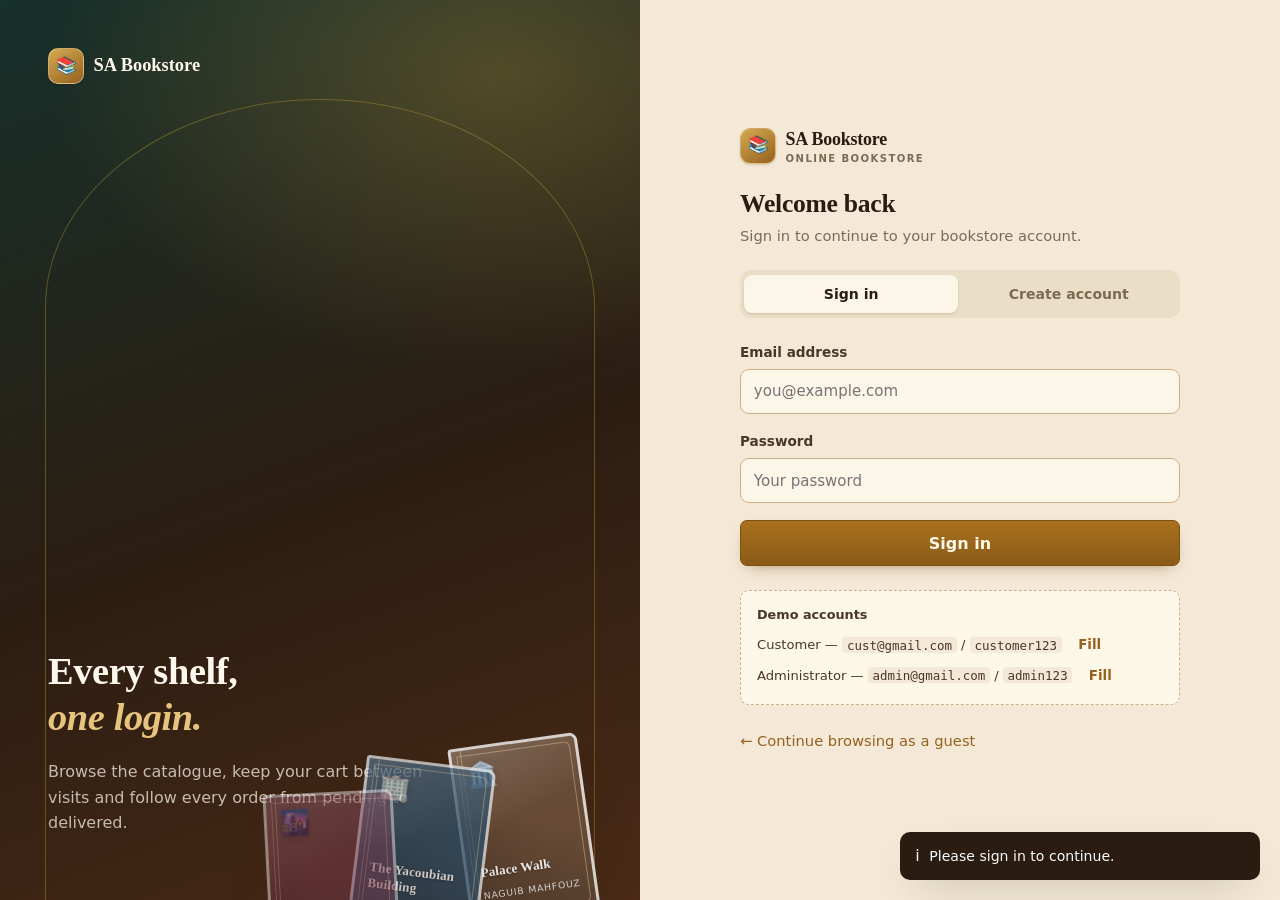
<file: Customer's/My_Orders.html>
<!DOCTYPE html>
<html lang="en">
<head>
  <meta charset="utf-8">
  <meta name="viewport" content="width=device-width, initial-scale=1">
  <title>My orders · SA Online Bookstore</title>
  <link rel="stylesheet" href="../assets/css/style.css">
</head>
<body data-page="orders" data-guard="customer">

  <a class="skip-link" href="#main">Skip to content</a>
  <div id="app-header"></div>

  <main id="main" class="page">
    <div class="container">
      <div class="page-head">
        <div>
          <h1>My orders</h1>
          <p class="muted" id="orders-subtitle">Every order you have placed, newest first.</p>
        </div>
        <a class="btn btn--ghost" href="Book_Catalog.html">← Continue shopping</a>
      </div>

      <div id="orders-root"></div>
    </div>
  </main>

  <div id="app-footer"></div>
  <div class="toast-wrap" id="toast-wrap"></div>

  <script src="../assets/js/store.js"></script>
  <script src="../assets/js/app.js"></script>
  <script src="../assets/js/pages/orders.js"></script>
</body>
</html>
</file>
<file: assets/css/style.css>
/* ==========================================================================
   SA Online Bookstore — single stylesheet
   Sections: tokens → base → layout → header → buttons → forms → components
             → book cards → pages → tables → admin → modal → toast → responsive
   ========================================================================== */

/* ---------- Tokens ---------- */
:root {
  --ink: #2a1c10;
  --ink-2: #4a3728;
  --muted: #7d6a55;
  --paper: #f3e9d6;
  --card: #fcf6e8;
  --line: #e2d1b0;
  --line-strong: #cbb08a;

  --accent: #96601f;
  --accent-2: #744714;
  --accent-soft: #f6e8cc;

  --sage: #2f6b5c;
  --gold: #c39b3c;

  --ok: #2f6b46;
  --ok-soft: #e7f2e6;
  --warn: #a87313;
  --warn-soft: #fbf0d9;
  --danger: #a3261c;
  --danger-soft: #fbe7e2;

  --radius: 14px;
  --radius-sm: 9px;
  --shadow-sm: 0 1px 2px rgba(42, 28, 16, .07), 0 1px 3px rgba(42, 28, 16, .08);
  --shadow: 0 16px 40px -18px rgba(42, 28, 16, .42);
  --shadow-lg: 0 30px 60px -25px rgba(42, 28, 16, .55);

  --serif: "Palatino Linotype", "Book Antiqua", Palatino, "URW Palladio L", Georgia, serif;
  --sans: system-ui, -apple-system, "Segoe UI", Roboto, "Helvetica Neue", Arial, sans-serif;

  --header-h: 68px;
}

body.admin {
  --accent: #1f4e79;
  --accent-2: #163a5c;
  --accent-soft: #e5eef6;
}

/* ---------- Base ---------- */
*,
*::before,
*::after { box-sizing: border-box; }

html { scroll-behavior: smooth; }

body {
  margin: 0;
  background: var(--paper);
  color: var(--ink);
  font-family: var(--sans);
  font-size: 16px;
  line-height: 1.6;
  -webkit-font-smoothing: antialiased;
}

h1, h2, h3, h4 {
  font-family: var(--serif);
  font-weight: 600;
  line-height: 1.2;
  margin: 0 0 .5em;
  letter-spacing: -.01em;
}

h1 { font-size: clamp(1.9rem, 3.4vw, 2.9rem); }
h2 { font-size: clamp(1.4rem, 2.4vw, 1.9rem); }
h3 { font-size: 1.2rem; }
p  { margin: 0 0 1em; }

a { color: var(--accent); text-decoration: none; }
a:hover { text-decoration: underline; }

img { max-width: 100%; display: block; }

:focus-visible {
  outline: 3px solid color-mix(in srgb, var(--accent) 55%, transparent);
  outline-offset: 2px;
  border-radius: 4px;
}

::selection { background: var(--accent-soft); color: var(--accent-2); }

.muted { color: var(--muted); }
.small { font-size: .875rem; }
.tiny  { font-size: .78rem; }
.nowrap { white-space: nowrap; }
.right { text-align: right; }
.center { text-align: center; }
.mt-0 { margin-top: 0; }
.mb-0 { margin-bottom: 0; }
.mt-2 { margin-top: 1rem; }
.mt-3 { margin-top: 1.5rem; }
.mt-4 { margin-top: 2rem; }
.hidden { display: none !important; }

.container {
  width: min(1180px, 100% - 2.5rem);
  margin-inline: auto;
}

.container--narrow { width: min(760px, 100% - 2.5rem); margin-inline: auto; }

.page {
  padding: 2.5rem 0 4rem;
  min-height: calc(100vh - var(--header-h) - 180px);
}

.page-head {
  display: flex;
  align-items: flex-end;
  justify-content: space-between;
  gap: 1rem;
  flex-wrap: wrap;
  margin-bottom: 1.75rem;
}
.page-head p { margin: 0; }

/* ---------- Header ---------- */
.site-header {
  position: sticky;
  top: 0;
  z-index: 50;
  background: rgba(250, 247, 242, .88);
  backdrop-filter: blur(12px);
  border-bottom: 1px solid var(--line);
}
body.admin .site-header { background: rgba(247, 247, 250, .9); }

.header-inner {
  display: flex;
  align-items: center;
  gap: 1.25rem;
  height: var(--header-h);
}

.brand {
  display: inline-flex;
  align-items: center;
  gap: .6rem;
  font-family: var(--serif);
  font-size: 1.12rem;
  font-weight: 700;
  color: var(--ink);
  letter-spacing: -.01em;
  flex-shrink: 0;
}
.brand:hover { text-decoration: none; color: var(--accent); }

.brand__mark {
  display: grid;
  place-items: center;
  width: 36px;
  height: 36px;
  border-radius: 10px;
  background: var(--ink);
  color: #fdf6ec;
  font-size: 1.05rem;
  box-shadow: var(--shadow-sm);
}
body.admin .brand__mark { background: var(--accent-2); }

.brand small {
  display: block;
  font-family: var(--sans);
  font-size: .63rem;
  font-weight: 600;
  letter-spacing: .14em;
  text-transform: uppercase;
  color: var(--muted);
  margin-top: -.15rem;
}

.header-search {
  flex: 1;
  max-width: 420px;
  position: relative;
}
.header-search input {
  width: 100%;
  height: 42px;
  padding: 0 2.6rem 0 .95rem;
  border: 1px solid var(--line-strong);
  border-radius: 999px;
  background: var(--card);
  font: inherit;
  font-size: .93rem;
  color: var(--ink);
}
.header-search input:focus {
  outline: none;
  border-color: var(--accent);
  box-shadow: 0 0 0 4px color-mix(in srgb, var(--accent) 14%, transparent);
}
.header-search button {
  position: absolute;
  right: 5px;
  top: 5px;
  width: 32px;
  height: 32px;
  border: 0;
  border-radius: 50%;
  background: var(--accent);
  color: #fff;
  cursor: pointer;
  display: grid;
  place-items: center;
}
.header-search button:hover { background: var(--accent-2); }

.header-nav {
  display: flex;
  align-items: center;
  gap: .25rem;
  margin-left: auto;
}

.nav-link {
  padding: .5rem .75rem;
  border-radius: 8px;
  font-size: .93rem;
  font-weight: 500;
  color: var(--ink-2);
  white-space: nowrap;
}
.nav-link:hover { background: rgba(30, 41, 59, .06); color: var(--ink); text-decoration: none; }
.nav-link.is-active { background: var(--accent-soft); color: var(--accent-2); font-weight: 650; }

.cart-link {
  position: relative;
  display: inline-flex;
  align-items: center;
  gap: .45rem;
  padding: .48rem .85rem;
  border: 1px solid var(--line-strong);
  border-radius: 999px;
  background: var(--card);
  font-size: .9rem;
  font-weight: 600;
  color: var(--ink);
  white-space: nowrap;
}
.cart-link:hover { border-color: var(--accent); color: var(--accent); text-decoration: none; }
.cart-count {
  display: inline-grid;
  place-items: center;
  min-width: 21px;
  height: 21px;
  padding: 0 6px;
  border-radius: 999px;
  background: var(--accent);
  color: #fff;
  font-size: .72rem;
  font-weight: 700;
}
.cart-count.is-empty { background: var(--line-strong); color: var(--muted); }

.account-menu { position: relative; }
.account-btn {
  display: inline-flex;
  align-items: center;
  gap: .55rem;
  padding: .35rem .6rem .35rem .35rem;
  border: 1px solid transparent;
  border-radius: 999px;
  background: none;
  font: inherit;
  font-size: .9rem;
  color: var(--ink);
  cursor: pointer;
}
.account-btn:hover, .account-btn[aria-expanded="true"] {
  background: var(--card);
  border-color: var(--line-strong);
}
.avatar {
  display: grid;
  place-items: center;
  width: 32px;
  height: 32px;
  border-radius: 50%;
  background: var(--sage);
  color: #fff;
  font-size: .8rem;
  font-weight: 700;
  letter-spacing: .02em;
}
body.admin .avatar { background: var(--accent); }

.dropdown {
  position: absolute;
  right: 0;
  top: calc(100% + 8px);
  min-width: 220px;
  padding: .4rem;
  background: var(--card);
  border: 1px solid var(--line);
  border-radius: 12px;
  box-shadow: var(--shadow);
  display: none;
  z-index: 60;
}
.dropdown.is-open { display: block; }
.dropdown__head {
  padding: .5rem .65rem .6rem;
  border-bottom: 1px solid var(--line);
  margin-bottom: .35rem;
}
.dropdown__head strong { display: block; font-size: .9rem; }
.dropdown__head span { font-size: .78rem; color: var(--muted); word-break: break-all; }
.dropdown a,
.dropdown button {
  display: flex;
  align-items: center;
  gap: .6rem;
  width: 100%;
  padding: .5rem .65rem;
  border: 0;
  border-radius: 8px;
  background: none;
  font: inherit;
  font-size: .9rem;
  color: var(--ink-2);
  text-align: left;
  cursor: pointer;
}
.dropdown a:hover,
.dropdown button:hover { background: var(--paper); color: var(--accent); text-decoration: none; }
.dropdown .danger { color: var(--danger); }
.dropdown .danger:hover { background: var(--danger-soft); color: var(--danger); }

.admin-bar {
  background: var(--accent-2);
  color: #eef0f8;
  font-size: .78rem;
  letter-spacing: .08em;
  text-transform: uppercase;
  font-weight: 700;
}
.admin-bar .container {
  display: flex;
  align-items: center;
  gap: .5rem;
  height: 30px;
}

/* ---------- Buttons ---------- */
.btn {
  display: inline-flex;
  align-items: center;
  justify-content: center;
  gap: .5rem;
  padding: .62rem 1.15rem;
  border: 1px solid var(--line-strong);
  border-radius: 10px;
  background: var(--card);
  color: var(--ink);
  font: inherit;
  font-size: .93rem;
  font-weight: 600;
  line-height: 1.2;
  cursor: pointer;
  transition: transform .06s ease, box-shadow .15s ease, background .15s ease, border-color .15s ease;
  white-space: nowrap;
}
.btn:hover { border-color: var(--ink-2); text-decoration: none; }
.btn:active { transform: translateY(1px); }
.btn:disabled {
  opacity: .55;
  cursor: not-allowed;
  transform: none;
}

.btn--primary {
  background: var(--accent);
  border-color: var(--accent);
  color: #fff;
  box-shadow: 0 6px 16px -8px color-mix(in srgb, var(--accent) 70%, transparent);
}
.btn--primary:hover { background: var(--accent-2); border-color: var(--accent-2); }

.btn--dark { background: var(--ink); border-color: var(--ink); color: #fff; }
.btn--dark:hover { background: #0f172a; border-color: #0f172a; }

.btn--ghost { background: transparent; border-color: transparent; color: var(--accent); }
.btn--ghost:hover { background: var(--accent-soft); border-color: transparent; }

.btn--danger { background: var(--danger); border-color: var(--danger); color: #fff; }
.btn--danger:hover { background: #8f1d17; border-color: #8f1d17; }

.btn--danger-ghost { color: var(--danger); border-color: transparent; background: transparent; }
.btn--danger-ghost:hover { background: var(--danger-soft); }

.btn--sm { padding: .38rem .7rem; font-size: .84rem; border-radius: 8px; }
.btn--lg { padding: .78rem 1.5rem; font-size: 1rem; }
.btn--block { width: 100%; }

.icon-btn {
  display: inline-grid;
  place-items: center;
  width: 34px;
  height: 34px;
  border: 1px solid var(--line-strong);
  border-radius: 8px;
  background: var(--card);
  color: var(--ink-2);
  cursor: pointer;
  font-size: .95rem;
  line-height: 1;
}
.icon-btn:hover { border-color: var(--danger); color: var(--danger); }

.btn-row { display: flex; flex-wrap: wrap; gap: .6rem; align-items: center; }
.btn-row--end { justify-content: flex-end; }

/* ---------- Forms ---------- */
.field { margin-bottom: 1.05rem; }
.field > label {
  display: block;
  font-size: .85rem;
  font-weight: 650;
  color: var(--ink-2);
  margin-bottom: .35rem;
}
.field .hint { font-size: .78rem; color: var(--muted); margin-top: .3rem; }

input[type="text"],
input[type="email"],
input[type="password"],
input[type="number"],
input[type="search"],
input[type="tel"],
select,
textarea {
  width: 100%;
  padding: .6rem .8rem;
  border: 1px solid var(--line-strong);
  border-radius: var(--radius-sm);
  background: var(--card);
  color: var(--ink);
  font: inherit;
  font-size: .94rem;
  transition: border-color .15s ease, box-shadow .15s ease;
}
textarea { min-height: 120px; resize: vertical; }

input:focus,
select:focus,
textarea:focus {
  outline: none;
  border-color: var(--accent);
  box-shadow: 0 0 0 4px color-mix(in srgb, var(--accent) 13%, transparent);
}

input.is-invalid,
select.is-invalid,
textarea.is-invalid { border-color: var(--danger); background: #fffafa; }

.field__error {
  display: none;
  margin-top: .3rem;
  font-size: .78rem;
  font-weight: 600;
  color: var(--danger);
}
.field__error.is-visible { display: block; }

.field-row {
  display: grid;
  grid-template-columns: 1fr 1fr;
  gap: 0 1rem;
}

.form-card {
  background: var(--card);
  border: 1px solid var(--line);
  border-radius: var(--radius);
  padding: 1.6rem;
  box-shadow: var(--shadow-sm);
}

fieldset { border: 0; padding: 0; margin: 0 0 1.4rem; }
legend {
  font-family: var(--serif);
  font-size: 1.12rem;
  font-weight: 600;
  margin-bottom: .9rem;
  padding: 0;
}

.check {
  display: flex;
  gap: .55rem;
  align-items: flex-start;
  font-size: .9rem;
  color: var(--ink-2);
}
.check input { width: auto; margin-top: .25rem; }

/* ---------- Badges & chips ---------- */
.badge {
  display: inline-flex;
  align-items: center;
  gap: .3rem;
  padding: .18rem .55rem;
  border-radius: 999px;
  font-size: .74rem;
  font-weight: 700;
  letter-spacing: .01em;
  white-space: nowrap;
  background: var(--paper);
  border: 1px solid var(--line);
  color: var(--ink-2);
}
.badge--ok { background: var(--ok-soft); border-color: #c6e5d2; color: var(--ok); }
.badge--warn { background: var(--warn-soft); border-color: #f0d9ae; color: var(--warn); }
.badge--danger { background: var(--danger-soft); border-color: #f4c7c3; color: var(--danger); }
.badge--accent { background: var(--accent-soft); border-color: color-mix(in srgb, var(--accent) 25%, #fff); color: var(--accent-2); }
.badge--muted { background: #f1f2f4; border-color: #e2e4e8; color: var(--muted); }

.chips { display: flex; flex-wrap: wrap; gap: .45rem; }
.chip {
  padding: .38rem .8rem;
  border: 1px solid var(--line-strong);
  border-radius: 999px;
  background: var(--card);
  font: inherit;
  font-size: .84rem;
  font-weight: 550;
  color: var(--ink-2);
  cursor: pointer;
  white-space: nowrap;
}
.chip:hover { border-color: var(--accent); color: var(--accent); }
.chip.is-active { background: var(--ink); border-color: var(--ink); color: #fff; }

/* ---------- Cards & panels ---------- */
.card {
  background: var(--card);
  border: 1px solid var(--line);
  border-radius: var(--radius);
  box-shadow: var(--shadow-sm);
}
.card__body { padding: 1.5rem; }
.card__head {
  display: flex;
  align-items: center;
  justify-content: space-between;
  gap: 1rem;
  padding: 1.15rem 1.5rem;
  border-bottom: 1px solid var(--line);
}
.card__head h2, .card__head h3 { margin: 0; font-size: 1.15rem; }

.panel-title {
  display: flex;
  align-items: center;
  justify-content: space-between;
  gap: 1rem;
  margin-bottom: 1rem;
}
.panel-title h2 { margin: 0; }

.notice {
  display: flex;
  gap: .7rem;
  align-items: flex-start;
  padding: .85rem 1rem;
  border-radius: var(--radius-sm);
  border: 1px solid var(--line);
  background: var(--paper);
  font-size: .9rem;
  color: var(--ink-2);
}
.notice--warn { background: var(--warn-soft); border-color: #f0d9ae; color: #7a4c08; }
.notice--danger { background: var(--danger-soft); border-color: #f4c7c3; color: #8d1c16; }
.notice--info { background: var(--accent-soft); border-color: color-mix(in srgb, var(--accent) 22%, #fff); color: var(--accent-2); }

/* ---------- Hero / home ---------- */
.hero {
  position: relative;
  overflow: hidden;
  padding: 3.2rem 0 3.6rem;
  border-bottom: 1px solid var(--line);
  background:
    radial-gradient(900px 380px at 88% -10%, #f4e4d6 0%, transparent 60%),
    radial-gradient(700px 320px at 4% 110%, #e9efe9 0%, transparent 55%);
}
.hero__grid {
  display: grid;
  grid-template-columns: 1.05fr .95fr;
  align-items: center;
  gap: 3rem;
}
.eyebrow {
  display: inline-flex;
  align-items: center;
  gap: .5rem;
  font-size: .76rem;
  font-weight: 700;
  letter-spacing: .13em;
  text-transform: uppercase;
  color: var(--accent);
  margin-bottom: 1rem;
}
.eyebrow::before { content: ""; width: 26px; height: 2px; background: var(--accent); display: inline-block; }

.hero h1 { margin-bottom: .7rem; }
.hero h1 em { font-style: italic; color: var(--accent); }
.hero__lead { font-size: 1.06rem; color: var(--ink-2); max-width: 46ch; margin-bottom: 1.5rem; }

.hero-search { display: flex; gap: .5rem; max-width: 480px; }
.hero-search input {
  height: 50px;
  border-radius: 999px;
  padding-inline: 1.15rem;
  background: #fff;
}
.hero-search .btn { border-radius: 999px; padding-inline: 1.4rem; }

.hero__stats {
  display: flex;
  gap: 2rem;
  margin-top: 1.9rem;
  padding-top: 1.4rem;
  border-top: 1px solid var(--line);
}
.hero__stats strong {
  display: block;
  font-family: var(--serif);
  font-size: 1.45rem;
  line-height: 1.1;
}
.hero__stats span { font-size: .78rem; color: var(--muted); }

.hero-art {
  position: relative;
  height: 380px;
}
.hero-art .cover {
  position: absolute;
  width: 168px;
  aspect-ratio: 3 / 4.1;
  box-shadow: var(--shadow-lg);
  border: 4px solid #fff;
  border-radius: 8px;
}
.hero-art .cover:nth-child(1) { left: 4%; top: 16%; transform: rotate(-9deg); }
.hero-art .cover:nth-child(2) { left: 27%; top: 4%; transform: rotate(3deg); z-index: 2; }
.hero-art .cover:nth-child(3) { left: 52%; top: 22%; transform: rotate(10deg); z-index: 3; }
.hero-art .cover:nth-child(4) { left: 34%; top: 52%; transform: rotate(-4deg); z-index: 4; width: 150px; }

.section { padding: 3rem 0; }
.section--tight { padding: 2rem 0; }
.section-head {
  display: flex;
  align-items: flex-end;
  justify-content: space-between;
  gap: 1rem;
  flex-wrap: wrap;
  margin-bottom: 1.5rem;
}
.section-head h2 { margin: 0; }
.section-head p { margin: .2rem 0 0; color: var(--muted); font-size: .92rem; }

/* ---------- Book covers & cards ---------- */
.cover {
  --cover: #5b7f6b;
  position: relative;
  display: flex;
  flex-direction: column;
  justify-content: space-between;
  padding: .85rem .8rem;
  aspect-ratio: 3 / 4.1;
  border-radius: 7px;
  overflow: hidden;
  color: #fff;
  background:
    linear-gradient(160deg, rgba(255, 255, 255, .18), transparent 45%),
    linear-gradient(20deg, rgba(0, 0, 0, .28), transparent 55%),
    var(--cover);
  box-shadow: 0 8px 18px -10px rgba(30, 41, 59, .5);
  isolation: isolate;
}
.cover::after {
  content: "";
  position: absolute;
  inset: 0 auto 0 9px;
  width: 2px;
  background: rgba(255, 255, 255, .28);
  z-index: 2;
}
.cover__emoji { font-size: 1.5rem; line-height: 1; filter: drop-shadow(0 2px 4px rgba(0, 0, 0, .25)); }
.cover__title {
  font-family: var(--serif);
  font-size: .82rem;
  font-weight: 600;
  line-height: 1.25;
  letter-spacing: .01em;
  display: -webkit-box;
  -webkit-line-clamp: 4;
  -webkit-box-orient: vertical;
  overflow: hidden;
  text-shadow: 0 1px 3px rgba(0, 0, 0, .35);
}
.cover__author {
  font-size: .58rem;
  letter-spacing: .09em;
  text-transform: uppercase;
  opacity: .85;
  margin-top: .3rem;
  white-space: nowrap;
  overflow: hidden;
  text-overflow: ellipsis;
}

.book-grid {
  display: grid;
  grid-template-columns: repeat(auto-fill, minmax(190px, 1fr));
  gap: 1.4rem 1.2rem;
}

.book-card {
  display: flex;
  flex-direction: column;
  gap: .6rem;
  padding: .75rem;
  border: 1px solid transparent;
  border-radius: var(--radius);
  background: transparent;
  transition: background .15s ease, border-color .15s ease, transform .15s ease, box-shadow .15s ease;
}
.book-card:hover {
  background: var(--card);
  border-color: var(--line);
  box-shadow: var(--shadow-sm);
  transform: translateY(-2px);
}
.book-card > .cover { width: 100%; }

.book-card__title {
  font-size: .93rem;
  font-weight: 650;
  line-height: 1.3;
  color: var(--ink);
  display: -webkit-box;
  -webkit-line-clamp: 2;
  -webkit-box-orient: vertical;
  overflow: hidden;
  margin: 0;
}
.book-card__title a { color: inherit; }
.book-card__title a:hover { color: var(--accent); text-decoration: none; }
.book-card__author { font-size: .8rem; color: var(--muted); margin: 0; }
.book-card__foot {
  display: flex;
  align-items: center;
  justify-content: space-between;
  gap: .5rem;
  margin-top: auto;
}
.price {
  font-family: var(--serif);
  font-size: 1.02rem;
  font-weight: 700;
  color: var(--ink);
  white-space: nowrap;
}
.price--lg { font-size: 1.85rem; }
.price small { font-size: .68em; font-weight: 600; color: var(--muted); margin-left: .15rem; }

/* ---------- Catalog toolbar ---------- */
.toolbar {
  display: flex;
  align-items: center;
  gap: .75rem;
  flex-wrap: wrap;
  margin-bottom: 1.5rem;
}
.toolbar .search-field { flex: 1; min-width: 220px; position: relative; }
.toolbar .search-field input { padding-left: 2.4rem; height: 44px; }
.toolbar .search-field::before {
  content: "⌕";
  position: absolute;
  left: .95rem;
  top: 50%;
  transform: translateY(-52%);
  font-size: 1.15rem;
  color: var(--muted);
  pointer-events: none;
}
.toolbar select { width: auto; min-width: 170px; height: 44px; }

.result-line { font-size: .86rem; color: var(--muted); margin-bottom: 1.25rem; }
.result-line strong { color: var(--ink); }

/* ---------- Book details ---------- */
.detail {
  display: grid;
  grid-template-columns: 340px 1fr;
  gap: 3rem;
  align-items: start;
}
.detail__cover {
  position: sticky;
  top: calc(var(--header-h) + 1.5rem);
}
.detail__cover .cover { width: 100%; padding: 1.5rem 1.35rem; border-radius: 10px; }
.detail__cover .cover__emoji { font-size: 2.6rem; }
.detail__cover .cover__title { font-size: 1.3rem; -webkit-line-clamp: 6; }
.detail__cover .cover__author { font-size: .72rem; }

.breadcrumb { font-size: .82rem; color: var(--muted); margin-bottom: 1rem; }
.breadcrumb a { color: var(--muted); }
.breadcrumb a:hover { color: var(--accent); }
.breadcrumb span { margin: 0 .4rem; opacity: .6; }

.detail h1 { margin-bottom: .3rem; }
.detail__author { font-size: 1.02rem; color: var(--muted); margin-bottom: 1rem; }
.detail__author a { color: var(--ink-2); font-weight: 600; }

.detail__meta {
  display: flex;
  flex-wrap: wrap;
  gap: .45rem;
  margin-bottom: 1.3rem;
}

.buybox {
  display: flex;
  flex-wrap: wrap;
  align-items: center;
  gap: 1rem;
  padding: 1.15rem 1.25rem;
  border: 1px solid var(--line);
  border-radius: var(--radius);
  background: var(--card);
  margin: 1.2rem 0 1.6rem;
}
.buybox .price { margin-right: auto; }

.qty {
  display: inline-flex;
  align-items: center;
  border: 1px solid var(--line-strong);
  border-radius: 9px;
  overflow: hidden;
  background: #fff;
  height: 40px;
}
.qty button {
  width: 34px;
  height: 100%;
  border: 0;
  background: transparent;
  color: var(--ink-2);
  font-size: 1.05rem;
  cursor: pointer;
}
.qty button:hover:not(:disabled) { background: var(--paper); color: var(--accent); }
.qty button:disabled { opacity: .35; cursor: not-allowed; }
.qty input {
  width: 44px;
  height: 100%;
  border: 0;
  border-inline: 1px solid var(--line);
  border-radius: 0;
  text-align: center;
  font-weight: 650;
  padding: 0;
  -moz-appearance: textfield;
}
.qty input::-webkit-outer-spin-button,
.qty input::-webkit-inner-spin-button { -webkit-appearance: none; margin: 0; }
.qty input:focus { box-shadow: none; }

.meta-list {
  display: grid;
  grid-template-columns: max-content 1fr;
  gap: .5rem 1.5rem;
  margin: 0;
  font-size: .9rem;
}
.meta-list dt { color: var(--muted); }
.meta-list dd { margin: 0; font-weight: 550; }

.prose { max-width: 68ch; color: var(--ink-2); }
.prose p:last-child { margin-bottom: 0; }

/* ---------- Cart ---------- */
.cart-layout {
  display: grid;
  grid-template-columns: minmax(0, 1.6fr) minmax(300px, .9fr);
  gap: 2rem;
  align-items: start;
}

.cart-list { display: grid; gap: .9rem; }

.cart-line {
  display: grid;
  grid-template-columns: 84px 1fr auto;
  gap: 1rem;
  align-items: center;
  padding: 1rem;
  background: var(--card);
  border: 1px solid var(--line);
  border-radius: var(--radius);
}
.cart-line .cover { padding: .45rem .4rem; box-shadow: none; }
.cart-line .cover__emoji { font-size: .95rem; }
.cart-line .cover__title { font-size: .5rem; -webkit-line-clamp: 3; }
.cart-line .cover__author { display: none; }
.cart-line__title { font-weight: 650; font-size: .95rem; margin: 0 0 .15rem; line-height: 1.3; }
.cart-line__title a { color: inherit; }
.cart-line__title a:hover { color: var(--accent); text-decoration: none; }
.cart-line__meta { font-size: .8rem; color: var(--muted); }
.cart-line__controls { display: flex; align-items: center; gap: .8rem; }
.cart-line__price { font-weight: 700; min-width: 96px; text-align: right; }

.summary {
  position: sticky;
  top: calc(var(--header-h) + 1.5rem);
  padding: 1.4rem;
  background: var(--card);
  border: 1px solid var(--line);
  border-radius: var(--radius);
  box-shadow: var(--shadow-sm);
}
.summary h2 { font-size: 1.15rem; margin-bottom: 1rem; }
.summary__row {
  display: flex;
  justify-content: space-between;
  gap: 1rem;
  padding: .32rem 0;
  font-size: .92rem;
  color: var(--ink-2);
}
.summary__row--total {
  margin-top: .7rem;
  padding-top: .9rem;
  border-top: 1px solid var(--line);
  font-size: 1.1rem;
  font-weight: 700;
  color: var(--ink);
}
.summary__row--total .price { font-size: 1.2rem; }
.summary .btn--block { margin-top: 1rem; }
.summary__note { margin-top: .9rem; font-size: .78rem; color: var(--muted); text-align: center; }

/* ---------- Checkout ---------- */
.checkout-layout {
  display: grid;
  grid-template-columns: minmax(0, 1.5fr) minmax(300px, .95fr);
  gap: 2rem;
  align-items: start;
}
.checkout-block { margin-bottom: 1.4rem; }
.checkout-block:last-child { margin-bottom: 0; }

.pay-options { display: grid; gap: .55rem; }
.pay-option {
  display: flex;
  gap: .7rem;
  align-items: flex-start;
  padding: .8rem .9rem;
  border: 1px solid var(--line-strong);
  border-radius: var(--radius-sm);
  background: #fff;
  cursor: pointer;
  font-size: .9rem;
}
.pay-option:hover { border-color: var(--accent); }
.pay-option input { width: auto; margin-top: .2rem; accent-color: var(--accent); }
.pay-option strong { display: block; font-size: .9rem; }
.pay-option span { color: var(--muted); font-size: .8rem; }
.pay-option.is-selected { border-color: var(--accent); background: var(--accent-soft); }

.mini-lines { display: grid; gap: .55rem; margin-bottom: 1rem; }
.mini-line {
  display: flex;
  justify-content: space-between;
  gap: 1rem;
  font-size: .87rem;
}
.mini-line span:first-child {
  color: var(--ink-2);
  overflow: hidden;
  text-overflow: ellipsis;
  white-space: nowrap;
}
.mini-line span:last-child { font-weight: 650; white-space: nowrap; }

/* ---------- Orders / timeline ---------- */
.order-card { margin-bottom: 1rem; overflow: hidden; }
.order-card__head {
  display: flex;
  align-items: center;
  gap: 1rem;
  flex-wrap: wrap;
  padding: 1.1rem 1.35rem;
  background: var(--card);
}
.order-card__id { font-weight: 700; letter-spacing: .01em; }
.order-card__date { font-size: .82rem; color: var(--muted); }
.order-card__total { margin-left: auto; font-weight: 700; }
.order-card__toggle {
  border: 0;
  background: none;
  font: inherit;
  font-size: .85rem;
  font-weight: 650;
  color: var(--accent);
  cursor: pointer;
  padding: .3rem .45rem;
  border-radius: 6px;
}
.order-card__toggle:hover { background: var(--accent-soft); }
.order-card__body {
  display: none;
  padding: 0 1.35rem 1.35rem;
  border-top: 1px solid var(--line);
  background: var(--card);
}
.order-card.is-open .order-card__body { display: block; }

.timeline { display: flex; flex-wrap: wrap; gap: .4rem; margin: 1rem 0; }
.timeline__step {
  display: flex;
  align-items: center;
  gap: .35rem;
  padding: .3rem .65rem;
  border-radius: 999px;
  background: var(--paper);
  border: 1px solid var(--line);
  font-size: .76rem;
  color: var(--muted);
}
.timeline__step.is-done { background: var(--ok-soft); border-color: #c6e5d2; color: var(--ok); font-weight: 650; }
.timeline__step.is-cancelled { background: var(--danger-soft); border-color: #f4c7c3; color: var(--danger); font-weight: 650; }
.timeline__step::before { content: "○"; font-size: .7rem; }
.timeline__step.is-done::before { content: "●"; }
.timeline__step.is-cancelled::before { content: "×"; }

/* ---------- Auth ---------- */
.auth-wrap {
  min-height: 100vh;
  display: grid;
  grid-template-columns: 1fr 1fr;
}
.auth-art {
  display: flex;
  flex-direction: column;
  justify-content: space-between;
  padding: 3rem;
  color: #fdf6ec;
  background:
    radial-gradient(700px 500px at 80% 10%, rgba(201, 154, 46, .35), transparent 60%),
    linear-gradient(155deg, #1e293b 0%, #2c3a2f 55%, #5b3a26 100%);
  position: relative;
  overflow: hidden;
}
.auth-art__brand {
  display: inline-flex;
  gap: .6rem;
  align-items: center;
  font-family: var(--serif);
  font-size: 1.15rem;
  font-weight: 700;
  position: relative;
  z-index: 2;
}
.auth-art h1 {
  font-size: clamp(2rem, 3vw, 3rem);
  max-width: 18ch;
  position: relative;
  z-index: 2;
}
.auth-art h1 em { color: #e9c884; font-style: italic; }
.auth-art p { color: rgba(253, 246, 236, .72); max-width: 38ch; position: relative; z-index: 2; }
.auth-art .cover {
  position: absolute;
  width: 130px;
  opacity: .9;
  box-shadow: var(--shadow-lg);
  border: 3px solid rgba(255, 255, 255, .85);
}
.auth-art .cover--1 { right: 8%; bottom: -18px; transform: rotate(-8deg); }
.auth-art .cover--2 { right: 24%; bottom: -40px; transform: rotate(7deg); opacity: .75; }
.auth-art .cover--3 { right: 38%; bottom: -70px; transform: rotate(-3deg); opacity: .5; }

.auth-panel {
  display: grid;
  place-items: center;
  padding: 2.5rem 1.5rem;
  background: var(--paper);
}
.auth-card { width: min(440px, 100%); }
.auth-card .brand { margin-bottom: 1.4rem; }
.auth-card h2 { font-size: 1.6rem; margin-bottom: .25rem; }
.auth-card > p { color: var(--muted); font-size: .92rem; margin-bottom: 1.4rem; }

.tabs {
  display: flex;
  gap: .25rem;
  padding: .28rem;
  border-radius: 11px;
  background: #efe9df;
  margin-bottom: 1.5rem;
}
.tab {
  flex: 1;
  padding: .5rem .8rem;
  border: 0;
  border-radius: 8px;
  background: transparent;
  font: inherit;
  font-size: .88rem;
  font-weight: 650;
  color: var(--muted);
  cursor: pointer;
}
.tab.is-active { background: var(--card); color: var(--ink); box-shadow: var(--shadow-sm); }

.demo-box {
  margin-top: 1.5rem;
  padding: .85rem 1rem;
  border: 1px dashed var(--line-strong);
  border-radius: var(--radius-sm);
  background: #fffdf7;
  font-size: .82rem;
  color: var(--ink-2);
}
.demo-box strong { display: block; margin-bottom: .3rem; font-size: .8rem; }
.demo-box code {
  font-family: ui-monospace, SFMono-Regular, Menlo, Consolas, monospace;
  font-size: .78rem;
  background: var(--paper);
  padding: .05rem .3rem;
  border-radius: 4px;
}

/* ---------- Account ---------- */
.account-grid {
  display: grid;
  grid-template-columns: 240px 1fr;
  gap: 2rem;
  align-items: start;
}
.account-nav { display: grid; gap: .3rem; }
.account-nav a {
  padding: .55rem .8rem;
  border-radius: 8px;
  font-size: .9rem;
  color: var(--ink-2);
}
.account-nav a:hover { background: #fff; text-decoration: none; }
.account-nav a.is-active { background: var(--accent-soft); color: var(--accent-2); font-weight: 650; }

/* ---------- Tables ---------- */
.table-wrap {
  width: 100%;
  overflow-x: auto;
  border: 1px solid var(--line);
  border-radius: var(--radius);
  background: var(--card);
}
table { width: 100%; border-collapse: collapse; font-size: .9rem; }
thead th {
  text-align: left;
  font-size: .74rem;
  letter-spacing: .07em;
  text-transform: uppercase;
  color: var(--muted);
  font-weight: 700;
  padding: .8rem 1rem;
  border-bottom: 1px solid var(--line);
  background: #fdfbf7;
  white-space: nowrap;
}
tbody td { padding: .8rem 1rem; border-bottom: 1px solid #f0ebe3; vertical-align: middle; }
tbody tr:last-child td { border-bottom: 0; }
tbody tr:hover { background: #fdfaf5; }
td .row-title { font-weight: 650; color: var(--ink); }
td .row-sub { font-size: .78rem; color: var(--muted); }
.cell-actions { display: flex; gap: .4rem; justify-content: flex-end; }

/* ---------- Admin dashboard ---------- */
.stat-grid {
  display: grid;
  grid-template-columns: repeat(auto-fit, minmax(200px, 1fr));
  gap: 1rem;
  margin-bottom: 1.75rem;
}
.stat {
  padding: 1.2rem 1.3rem;
  border: 1px solid var(--line);
  border-radius: var(--radius);
  background: var(--card);
  box-shadow: var(--shadow-sm);
}
.stat__label {
  font-size: .74rem;
  font-weight: 700;
  letter-spacing: .08em;
  text-transform: uppercase;
  color: var(--muted);
  margin-bottom: .35rem;
}
.stat__value { font-family: var(--serif); font-size: 1.85rem; font-weight: 700; line-height: 1.1; }
.stat__hint { font-size: .78rem; color: var(--muted); margin-top: .3rem; }
.stat--accent { border-top: 3px solid var(--accent); }
.stat--warn { border-top: 3px solid var(--gold); }

.admin-grid {
  display: grid;
  grid-template-columns: 1.5fr 1fr;
  gap: 1.5rem;
  align-items: start;
}

.bar-list { display: grid; gap: .8rem; }
.bar-row { font-size: .86rem; }
.bar-row__top { display: flex; justify-content: space-between; gap: 1rem; margin-bottom: .3rem; }
.bar {
  height: 7px;
  border-radius: 999px;
  background: #efe9df;
  overflow: hidden;
}
.bar > span { display: block; height: 100%; border-radius: 999px; background: var(--accent); }

/* ---------- Modal ---------- */
.modal {
  position: fixed;
  inset: 0;
  z-index: 100;
  display: none;
  align-items: center;
  justify-content: center;
  padding: 1.25rem;
  background: rgba(15, 23, 42, .5);
  backdrop-filter: blur(3px);
}
.modal.is-open { display: flex; }
.modal__box {
  width: min(560px, 100%);
  max-height: 88vh;
  overflow: auto;
  background: var(--card);
  border-radius: var(--radius);
  box-shadow: var(--shadow-lg);
  animation: pop .16s ease-out;
}
@keyframes pop {
  from { transform: translateY(8px) scale(.985); opacity: 0; }
  to { transform: none; opacity: 1; }
}
.modal__head {
  display: flex;
  align-items: center;
  justify-content: space-between;
  gap: 1rem;
  padding: 1.1rem 1.35rem;
  border-bottom: 1px solid var(--line);
}
.modal__head h2 { margin: 0; font-size: 1.2rem; }
.modal__close {
  border: 0;
  background: none;
  font-size: 1.3rem;
  line-height: 1;
  color: var(--muted);
  cursor: pointer;
  padding: .2rem;
}
.modal__close:hover { color: var(--ink); }
.modal__body { padding: 1.35rem; }
.modal__foot {
  display: flex;
  justify-content: flex-end;
  gap: .6rem;
  padding: 1rem 1.35rem 1.35rem;
}

/* ---------- Toast ---------- */
.toast-wrap {
  position: fixed;
  right: 1.25rem;
  bottom: 1.25rem;
  z-index: 200;
  display: grid;
  gap: .55rem;
  width: min(360px, calc(100vw - 2.5rem));
  pointer-events: none;
}
.toast {
  display: flex;
  gap: .6rem;
  align-items: flex-start;
  padding: .8rem .95rem;
  border-radius: 10px;
  background: var(--ink);
  color: #f8fafc;
  font-size: .88rem;
  box-shadow: var(--shadow);
  animation: slide-in .18s ease-out;
  pointer-events: auto;
}
.toast--ok { background: #1f4d38; }
.toast--warn { background: #6b4708; }
.toast--error { background: #7f1d1a; }
.toast__icon { font-size: 1rem; line-height: 1.35; }
@keyframes slide-in {
  from { transform: translateY(10px); opacity: 0; }
  to { transform: none; opacity: 1; }
}

/* ---------- Empty states ---------- */
.empty {
  text-align: center;
  padding: 3.2rem 1.5rem;
  border: 1px dashed var(--line-strong);
  border-radius: var(--radius);
  background: #fffdf9;
}
.empty__icon { font-size: 2.2rem; margin-bottom: .6rem; }
.empty h3 { margin-bottom: .35rem; }
.empty p { color: var(--muted); max-width: 42ch; margin-inline: auto; }

/* ---------- Footer ---------- */
.site-footer {
  border-top: 1px solid var(--line);
  background: #f5f0e7;
  padding: 2.5rem 0 1.5rem;
  font-size: .88rem;
  color: var(--ink-2);
}
body.admin .site-footer { background: #f3f4f8; }
.footer-grid {
  display: grid;
  grid-template-columns: 1.4fr 1fr 1fr;
  gap: 2rem;
  padding-bottom: 1.8rem;
  border-bottom: 1px solid var(--line);
}
.footer-grid h4 {
  font-family: var(--sans);
  font-size: .74rem;
  letter-spacing: .1em;
  text-transform: uppercase;
  color: var(--muted);
  margin-bottom: .7rem;
}
.footer-grid ul { list-style: none; margin: 0; padding: 0; display: grid; gap: .35rem; }
.footer-grid a { color: var(--ink-2); }
.footer-grid a:hover { color: var(--accent); }
.footer-bottom {
  display: flex;
  justify-content: space-between;
  gap: 1rem;
  flex-wrap: wrap;
  padding-top: 1.2rem;
  font-size: .8rem;
  color: var(--muted);
}

/* ---------- Utilities (theme) ---------- */
/* ==========================================================================
   ANCIENT ARABIAN / EGYPTIAN THEME
   Papyrus paper, ink brown, antique gold, emerald, lapis for the admin area.
   ========================================================================== */

body {
  background-color: var(--paper);
  background-image:
    linear-gradient(45deg, rgba(150, 96, 31, .04) 25%, transparent 25%, transparent 75%, rgba(150, 96, 31, .04) 75%),
    linear-gradient(45deg, rgba(150, 96, 31, .04) 25%, transparent 25%, transparent 75%, rgba(150, 96, 31, .04) 75%);
  background-size: 34px 34px;
  background-position: 0 0, 17px 17px;
}

/* --- header: carved wood + gold --- */
.site-header {
  background: linear-gradient(180deg, #2c1d11 0%, #3b2817 100%);
  border-bottom: 3px double rgba(195, 155, 60, .55);
  backdrop-filter: none;
}
.site-header .brand { color: #f7ecd4; }
.site-header .brand small { color: #c9ae83; }
.brand__mark {
  background: linear-gradient(145deg, #d3ab52, #96601f);
  color: #2a1c10;
  border: 1px solid rgba(255, 236, 190, .45);
}
.header-search input {
  background: rgba(255, 248, 232, .08);
  border-color: rgba(195, 155, 60, .5);
  color: #f7ecd4;
}
.header-search input::placeholder { color: #bfa887; }
.header-search button { background: #c39b3c; color: #2a1c10; }
.header-search button:hover { background: #d3ab52; }
.nav-link { color: #ecdbba; }
.nav-link:hover { background: rgba(195, 155, 60, .16); color: #fff4dd; }
.nav-link.is-active { background: rgba(195, 155, 60, .22); color: #ffe9b8; }
.cart-link {
  background: rgba(255, 248, 232, .06);
  border-color: rgba(195, 155, 60, .5);
  color: #f7ecd4;
}
.cart-link:hover { border-color: #d3ab52; color: #ffe9b8; }
.cart-count { background: #c39b3c; color: #2a1c10; }
.cart-count.is-empty { background: rgba(255, 248, 232, .18); color: #d8c5a4; }
.account-btn { color: #f0e0c2; }
.account-btn:hover,
.account-btn[aria-expanded="true"] {
  background: rgba(255, 248, 232, .07);
  border-color: rgba(195, 155, 60, .4);
}
.avatar { background: #c39b3c; color: #2a1c10; }
.admin-bar {
  background: #163a5c;
  border-bottom: 1px solid rgba(195, 155, 60, .35);
}

/* --- hero: papyrus + geometric lattice + gold --- */
.hero {
  background:
    radial-gradient(760px 360px at 88% -10%, rgba(195, 155, 60, .2), transparent 62%),
    radial-gradient(640px 300px at 2% 110%, rgba(47, 107, 92, .14), transparent 58%),
    var(--paper);
  border-bottom: 3px double var(--line-strong);
}
.hero::before {
  content: "";
  position: absolute;
  inset: 0;
  background-image:
    linear-gradient(45deg, rgba(150, 96, 31, .05) 25%, transparent 25%, transparent 75%, rgba(150, 96, 31, .05) 75%),
    linear-gradient(45deg, rgba(150, 96, 31, .05) 25%, transparent 25%, transparent 75%, rgba(150, 96, 31, .05) 75%);
  background-size: 30px 30px;
  background-position: 0 0, 15px 15px;
  -webkit-mask-image: radial-gradient(80% 70% at 50% 40%, #000, transparent);
  mask-image: radial-gradient(80% 70% at 50% 40%, #000, transparent);
  pointer-events: none;
}
.hero__grid { position: relative; z-index: 1; }
.eyebrow { color: var(--accent); }
.eyebrow::before { background: var(--gold); }

/* --- headings: gold rule under main titles --- */
.page-head h1::after {
  content: "";
  display: block;
  width: 56px;
  height: 3px;
  margin-top: .55rem;
  background: linear-gradient(90deg, var(--gold), transparent);
  border-radius: 2px;
}
.section-head h2::after {
  content: "❖";
  display: block;
  font-size: .55rem;
  line-height: 1;
  letter-spacing: .35em;
  color: var(--gold);
  margin-top: .4rem;
}

/* --- book covers: tooled leather with a gold frame --- */
.cover {
  border-radius: 3px 9px 9px 3px;
  box-shadow:
    0 10px 24px -12px rgba(42, 28, 16, .65),
    inset 0 0 0 1px rgba(255, 236, 190, .14);
}
.cover::before {
  content: "";
  position: absolute;
  inset: 5px;
  border: 1px solid rgba(255, 236, 190, .4);
  border-radius: 1px 6px 6px 1px;
  pointer-events: none;
}
.cover::after { width: 1px; background: rgba(255, 231, 174, .45); }
.cover__emoji,
.cover__foot { position: relative; z-index: 2; }

/* --- buttons: bronze and ink --- */
.btn { border-radius: 7px; }
.btn--primary {
  background: linear-gradient(180deg, #a9711f, #8a5a17);
  border-color: #7c5013;
  color: #fff8e7;
  box-shadow: 0 6px 16px -8px rgba(120, 76, 20, .65);
}
.btn--primary:hover {
  background: linear-gradient(180deg, #96601f, #744714);
  border-color: #6b4410;
}
.btn--dark { background: #2c1d11; border-color: #2c1d11; color: #f7ecd4; }
.btn--dark:hover { background: #1d130a; border-color: #1d130a; }
.btn--ghost { color: var(--accent); }
.btn--ghost:hover { background: var(--accent-soft); }
.chip.is-active { background: #2c1d11; border-color: #2c1d11; color: #f7ecd4; }
.qty { border-radius: 7px; }
.pay-option.is-selected { background: var(--accent-soft); }

/* --- cards get a thin gold top edge --- */
.stat { border-top: 2px solid var(--gold); }
.stat--accent { border-top-color: var(--accent); }
.stat--warn { border-top-color: var(--danger); }
.card__head { background: rgba(195, 155, 60, .07); }
.table-wrap thead th { background: #f7eeda; }
tbody tr:hover { background: #fbf4e4; }

/* --- auth screen: emerald & gold, pointed arch --- */
.auth-art {
  background:
    radial-gradient(720px 480px at 78% 8%, rgba(195, 155, 60, .3), transparent 62%),
    linear-gradient(160deg, #16302b 0%, #2c1d11 55%, #4a2a16 100%);
}
.auth-art::before {
  content: "";
  position: absolute;
  inset: 11% 7% 0;
  border: 1px solid rgba(195, 155, 60, .38);
  border-bottom: 0;
  border-radius: 50% 50% 0 0 / 26% 26% 0 0;
  pointer-events: none;
}
.auth-art > * { position: relative; z-index: 2; }
.auth-art h1 em { color: #e6c47e; }
.auth-art .cover { border-radius: 3px 8px 8px 3px; }
.tabs { background: #eadfc6; }
.demo-box { background: #fdf7e8; }

/* --- footer: sand with a double gold rule --- */
.site-footer { background: #ecdfc6; border-top: 3px double var(--line-strong); }
body.admin .site-footer { background: #e9e7dd; }
.footer-bottom { border-top: 1px solid var(--line); padding-top: 1rem; }

/* --- admin: lapis lazuli instead of bronze --- */
body.admin .site-header {
  background: linear-gradient(180deg, #16283b 0%, #1f3a55 100%);
  border-bottom-color: rgba(195, 155, 60, .45);
}
body.admin .admin-bar { background: #0f2337; }
body.admin .brand__mark {
  background: linear-gradient(145deg, #c39b3c, #8a6a2a);
  color: #16283b;
}
body.admin .avatar { background: #c39b3c; color: #16283b; }

/* ---------- Utilities ---------- */
.skip-link {
  position: absolute;
  left: 1rem;
  top: -60px;
  z-index: 300;
  padding: .6rem 1rem;
  border-radius: 8px;
  background: var(--ink);
  color: #fff;
  transition: top .15s ease;
}
.skip-link:focus { top: .75rem; text-decoration: none; }

.divider { height: 1px; background: var(--line); border: 0; margin: 1.5rem 0; }

/* ---------- Extra components (cart, admin, confirmation) ---------- */
.thumb { width: 46px; flex-shrink: 0; }
.thumb .cover {
  width: 46px;
  padding: .25rem .2rem;
  border-radius: 2px 5px 5px 2px;
  box-shadow: none;
}
.thumb .cover__emoji { font-size: .7rem; }
.thumb .cover__title { font-size: .34rem; line-height: 1.15; -webkit-line-clamp: 2; }
.thumb .cover__author { display: none; }
.thumb .cover::before { inset: 2px; border-radius: 1px 3px 3px 1px; }

.nav-signout { border-color: var(--line-strong); color: var(--ink-2); }
.site-header .nav-signout {
  border-color: rgba(195, 155, 60, .42);
  background: transparent;
  color: #ecdbba;
}
.site-header .nav-signout:hover {
  background: rgba(195, 155, 60, .16);
  border-color: rgba(195, 155, 60, .65);
  color: #fff4dd;
}

.form-actions {
  display: flex;
  flex-wrap: wrap;
  gap: .6rem;
  align-items: center;
  margin-top: 1.4rem;
  padding-top: 1.2rem;
  border-top: 1px solid var(--line);
}
.preview-card { position: sticky; top: calc(var(--header-h) + 1.5rem); }
.preview-card .cover { width: 100%; margin-bottom: .8rem; }

.confirm-card {
  max-width: 660px;
  margin: 2rem auto 0;
  padding: 2.6rem 2rem;
  text-align: center;
  background: var(--card);
  border: 1px solid var(--line);
  border-top: 3px solid var(--gold);
  border-radius: var(--radius);
  box-shadow: var(--shadow-sm);
}
.confirm-icon {
  display: grid;
  place-items: center;
  width: 66px;
  height: 66px;
  margin: 0 auto 1.1rem;
  border-radius: 50%;
  background: var(--ok-soft);
  border: 2px solid #bfe0cc;
  color: var(--ok);
  font-size: 1.7rem;
}
.confirm-card h1 { font-size: 1.7rem; margin-bottom: .4rem; }
.order-no {
  display: inline-block;
  margin: .6rem 0 1rem;
  padding: .35rem .9rem;
  border: 1px dashed var(--line-strong);
  border-radius: 8px;
  font-family: var(--serif);
  font-size: 1.25rem;
  letter-spacing: .05em;
  background: var(--paper);
}
.confirm-lines { max-width: 420px; margin: 1.3rem auto; text-align: left; }

.detail-block { margin-bottom: 1.15rem; }
.detail-block h4 {
  font-family: var(--sans);
  font-size: .72rem;
  letter-spacing: .09em;
  text-transform: uppercase;
  color: var(--muted);
  margin-bottom: .35rem;
}
.detail-block p { margin: 0; font-size: .92rem; }

.order-card__body .mini-lines { margin-top: 1rem; }

/* ---------- Responsive ---------- */
@media (max-width: 1000px) {
  .hero__grid { grid-template-columns: 1fr; gap: 2rem; }
  .hero-art { height: 300px; max-width: 460px; }
  .detail { grid-template-columns: 260px 1fr; gap: 2rem; }
  .admin-grid { grid-template-columns: 1fr; }
  .account-grid { grid-template-columns: 1fr; gap: 1.25rem; }
  .account-nav { display: flex; flex-wrap: wrap; }
}

@media (max-width: 860px) {
  .header-search { order: 3; flex-basis: 100%; max-width: none; }
  .header-inner { flex-wrap: wrap; height: auto; padding: .6rem 0; row-gap: .6rem; }
  .hero__stats { gap: 1.4rem; }
  .cart-layout,
  .checkout-layout { grid-template-columns: 1fr; }
  .summary { position: static; }
  .detail { grid-template-columns: 1fr; }
  .detail__cover { position: static; max-width: 280px; }
  .auth-wrap { grid-template-columns: 1fr; }
  .auth-art { display: none; }
  .auth-panel { min-height: 100vh; }
  .footer-grid { grid-template-columns: 1fr 1fr; }
}

@media (max-width: 720px) {
  .header-nav .nav-link:not(.nav-link--keep) { display: none; }
  .nav-signout { display: none; }
  .book-grid { grid-template-columns: repeat(auto-fill, minmax(150px, 1fr)); gap: 1rem .8rem; }
  .field-row { grid-template-columns: 1fr; }
  .cart-line { grid-template-columns: 64px 1fr; }
  .cart-line__controls { grid-column: 2; justify-content: space-between; }
  .cart-line__price { text-align: left; min-width: 0; }
  .hero { padding: 2.2rem 0 2.6rem; }
  .hero-search { flex-direction: column; }
  .hero-search .btn { height: 46px; }
  .order-card__total { margin-left: 0; width: 100%; }
  .footer-grid { grid-template-columns: 1fr; gap: 1.4rem; }
  .page { padding: 1.75rem 0 3rem; }
  /* stacked tables */
  .table-wrap table, .table-wrap thead, .table-wrap tbody, .table-wrap tr, .table-wrap td, .table-wrap th { display: block; }
  .table-wrap thead { display: none; }
  .table-wrap tr {
    padding: .6rem .4rem;
    border-bottom: 1px solid var(--line);
  }
  .table-wrap td {
    display: flex;
    justify-content: space-between;
    gap: 1rem;
    border: 0;
    padding: .35rem .9rem;
    text-align: right;
  }
  .table-wrap td::before {
    content: attr(data-label);
    font-size: .74rem;
    font-weight: 700;
    letter-spacing: .06em;
    text-transform: uppercase;
    color: var(--muted);
    text-align: left;
    flex-shrink: 0;
  }
  .table-wrap td[data-label=""]::before { content: none; }
  .cell-actions { justify-content: flex-end; }
}

@media (max-width: 520px) {
  .container, .container--narrow { width: calc(100% - 2rem); }
  .brand small { display: none; }
  .header-nav { gap: 0; }
  .account-btn span.account-name { display: none; }
  .hero-art { height: 230px; }
  .hero-art .cover { width: 120px; }
  .book-grid { grid-template-columns: repeat(2, 1fr); }
  .book-card { padding: .45rem; }
  .stat__value { font-size: 1.55rem; }
  .modal { padding: .75rem; align-items: flex-end; }
  .modal__box { max-height: 92vh; }
}

@media (prefers-reduced-motion: reduce) {
  *, *::before, *::after { animation-duration: .01ms !important; transition-duration: .01ms !important; }
  html { scroll-behavior: auto; }
}
</file>
